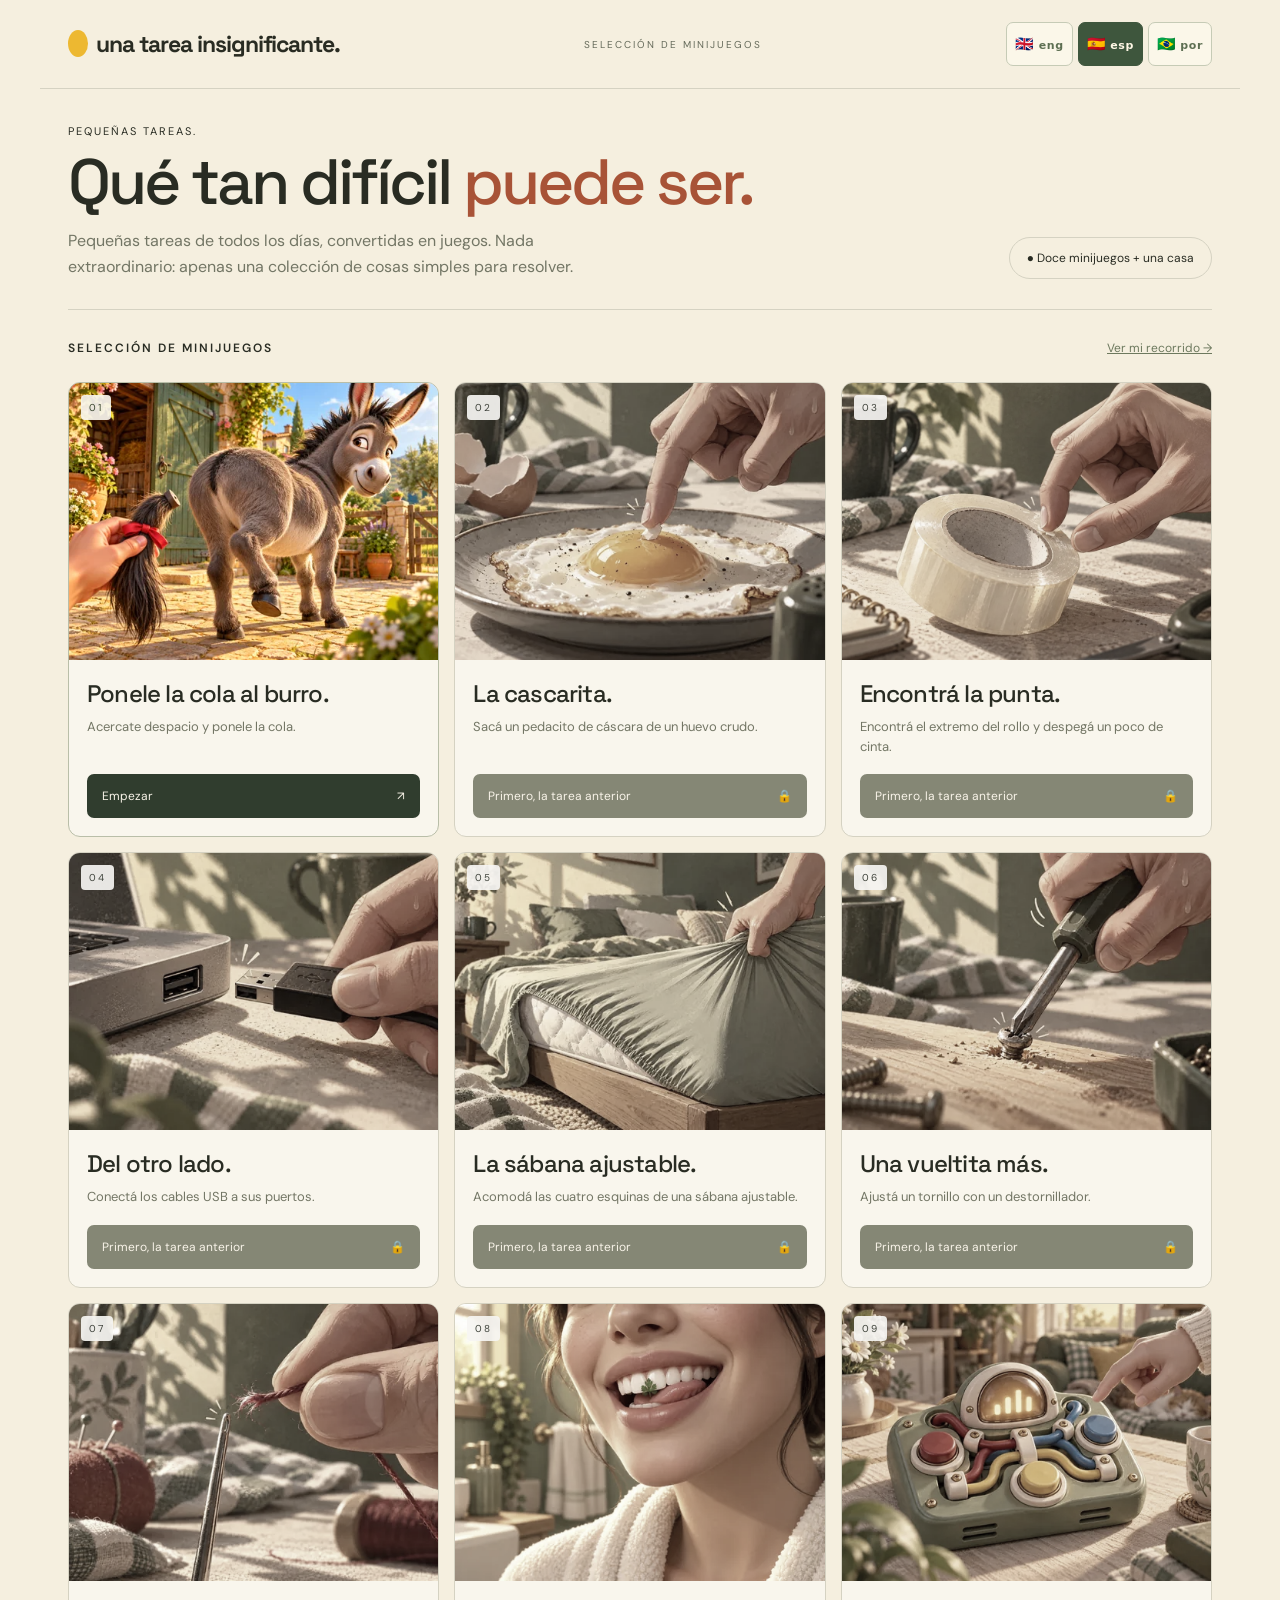
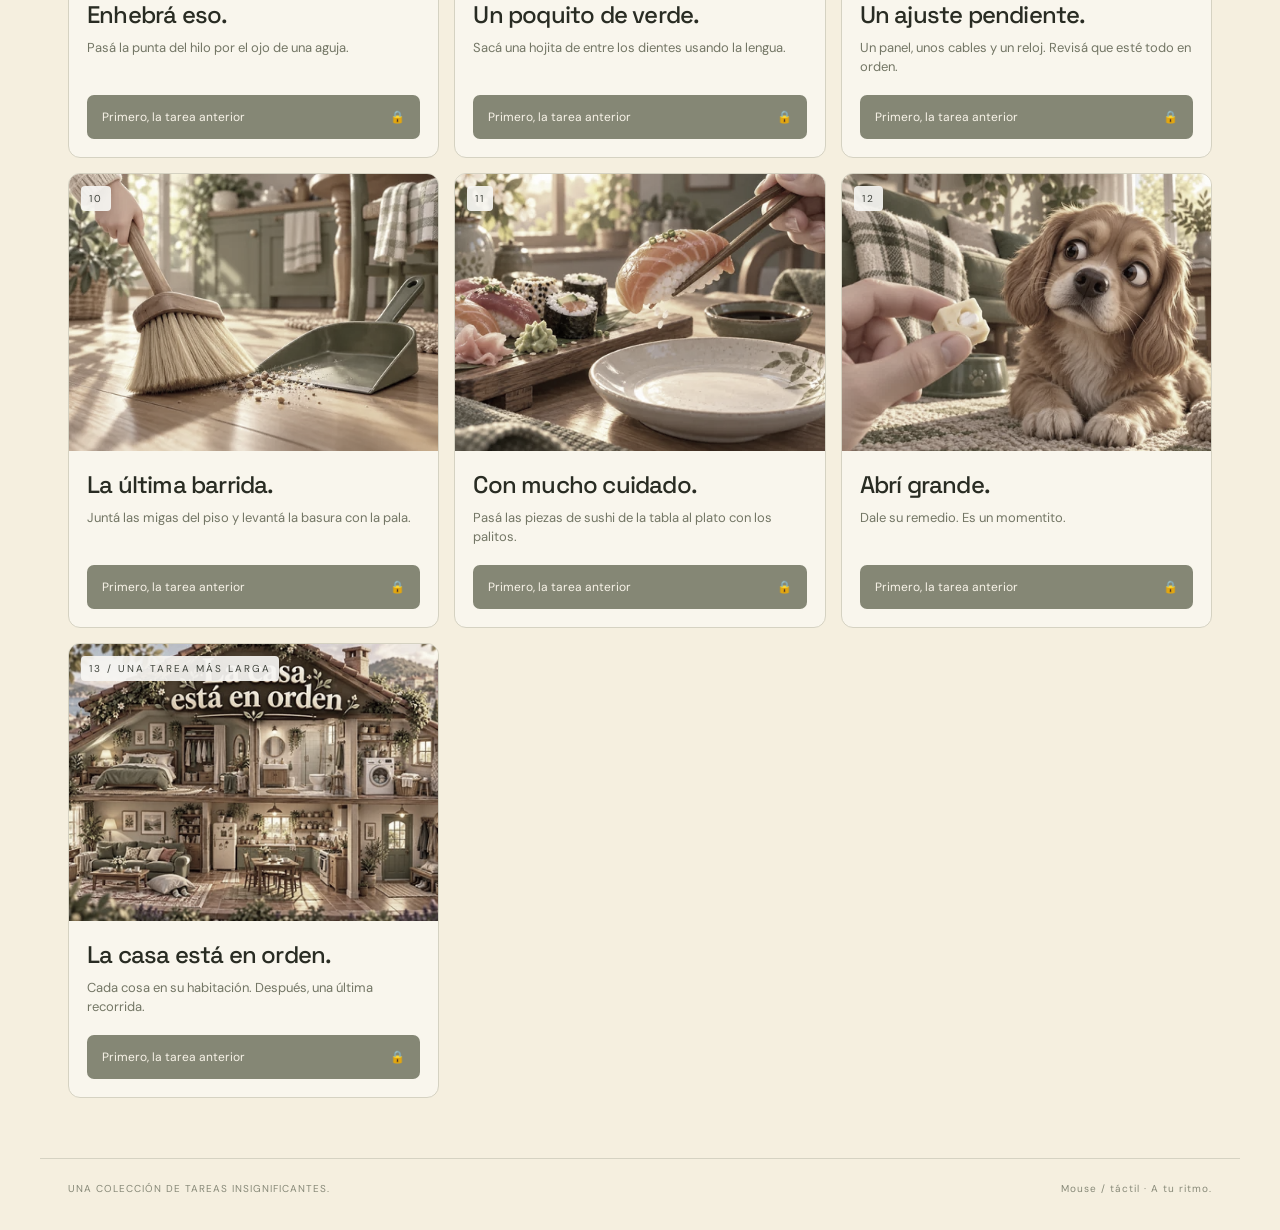
<file: index.html>
<!doctype html>
<html lang="es"><head><meta charset="utf-8"><script src="i18n-data.js"></script><script src="i18n.js"></script><meta name="viewport" content="width=device-width,initial-scale=1"><meta name="theme-color" content="#f5efdf"><title>Una tarea insignificante — Selección de minijuegos</title>
<link rel="preconnect" href="https://fonts.googleapis.com"><link rel="preconnect" href="https://fonts.gstatic.com" crossorigin>
<link href="https://fonts.googleapis.com/css2?family=DM+Sans:wght@400;500;600;700&family=Space+Grotesk:wght@400;500;600;700&display=swap" rel="stylesheet">
<style>
:root{--bg:#f5efdf;--ink:#292c23;--muted:#737665;--line:#d5d2c2;--green:#303d2e;--accent:#a85337;--field:#e6e7d5;font-family:'DM Sans',sans-serif;color:var(--ink);background:var(--bg)}*{box-sizing:border-box}body{margin:0}button,a{font:inherit}button{cursor:pointer}a{color:inherit}header,.wrap,footer{max-width:1200px;margin:auto}header{display:flex;justify-content:space-between;align-items:center;padding:22px 28px;border-bottom:1px solid var(--line)}.logo{font-family:'Space Grotesk';font-weight:700;font-size:23px;letter-spacing:-1px;text-decoration:none}.logo i{display:inline-block;width:20px;height:27px;background:#edb831;border-radius:50%;vertical-align:-5px;margin-right:8px}.tag{letter-spacing:2px;font-size:10px;text-transform:uppercase;color:#656a5a}.wrap{padding:35px 28px 60px}.hero{display:flex;gap:25px;align-items:end;justify-content:space-between}.eyebrow{font-size:11px;letter-spacing:2px}.hero h1{font:500 clamp(37px,5vw,65px)/1 'Space Grotesk',sans-serif;letter-spacing:-3px;margin:12px 0}.hero h1 em{font-style:normal;color:var(--accent)}.hero p{max-width:510px;color:var(--muted);line-height:1.6;margin:14px 0 0}.counter{border:1px solid var(--line);border-radius:30px;padding:12px 17px;font-size:12px;white-space:nowrap}.line{height:1px;background:var(--line);margin:30px 0 20px}.section-top{display:flex;align-items:center;justify-content:space-between;gap:15px;margin-bottom:16px}.section-top h2{font-size:12px;letter-spacing:2px;font-weight:600}.section-top span{font-size:11px;color:var(--muted)}.games{display:grid;grid-template-columns:repeat(3,minmax(0,1fr));gap:15px}.game-card{background:#f9f6ed;border:1px solid var(--line);border-radius:12px;overflow:hidden;display:flex;flex-direction:column;min-width:0}.art{height:180px;display:grid;place-items:center;position:relative;background:#e5e6d5;overflow:hidden}.art svg{height:100%;width:100%}.art .number{position:absolute;top:15px;left:17px;letter-spacing:2px;color:#66715c;font-size:10px}.game-info{padding:18px;display:flex;flex-direction:column;flex:1;gap:8px}.game-info h3{font:500 24px 'Space Grotesk';letter-spacing:-.8px;margin:0}.game-info p{font-size:13px;line-height:1.5;color:var(--muted);margin:0;flex:1}.play{background:var(--green);color:#f9f4e9;border:none;border-radius:7px;padding:12px 15px;text-align:left;font-size:12px;margin-top:10px;text-decoration:none;display:flex;align-items:center;justify-content:space-between}.play:hover,.primary:hover{background:#485840}.game-card:first-child .art{background:#f0e8d2}.game-card:first-child{border-color:#b9bea8}.play:focus-visible,button:focus-visible{outline:3px solid #c08845;outline-offset:2px}
#arcade{display:none;margin-top:30px}#arcade.visible{display:block}.back{border:0;background:transparent;text-decoration:underline;color:#6c715e;padding:0 0 18px;font-size:12px}.play-layout{display:grid;grid-template-columns:minmax(0,1fr) 240px;gap:25px}.canvas-box{position:relative;background:var(--field);border:1px solid #d5d8c3;border-radius:15px;overflow:hidden;touch-action:none}.canvas-box canvas{display:block;width:100%;aspect-ratio:1.35;touch-action:none}.canvas-tag{position:absolute;top:14px;left:18px;font-size:10px;letter-spacing:1.5px;color:#66715c;pointer-events:none}.stats{display:flex;gap:30px;border-bottom:1px solid var(--line);padding-bottom:20px}.stats label{font-size:10px;letter-spacing:1px;color:var(--muted);display:block}.stats strong{font:500 31px 'Space Grotesk';display:block}.control-label{font-size:11px;font-weight:700;letter-spacing:1px;margin:20px 0 9px}.hint{line-height:1.6;font-size:13px;color:var(--muted)}.actions{display:flex;flex-wrap:wrap;gap:8px}.actions button{background:#f9f6ed;border:1px solid #bfc6b6;border-radius:6px;padding:10px 11px;color:#303d2e;font-size:12px}.actions button:disabled{opacity:.45;cursor:default}.actions button.selected{background:#303d2e;color:#fff}.quote{font:19px/1.4 'Space Grotesk';letter-spacing:-.6px;min-height:60px;margin:23px 0 8px}.meter-label{display:flex;justify-content:space-between;font-size:10px;color:var(--muted);margin-top:20px}.meter{height:5px;border-radius:6px;background:#dcdccc;overflow:hidden;margin-top:9px}.meter div{height:100%;background:#a85337;width:0;transition:width .12s}.overlay{position:absolute;inset:0;display:none;align-items:center;justify-content:center;background:#e6e7d5d9;backdrop-filter:blur(3px);text-align:center;padding:25px}.overlay.on{display:flex}.overlay h2{font:500 32px 'Space Grotesk';margin:0}.overlay p{color:var(--muted);font-size:14px;line-height:1.6;max-width:320px}.primary{border:0;background:var(--green);color:#fff;border-radius:6px;padding:13px 20px}.reset{background:transparent;border:0;color:var(--muted);padding:15px 0;text-decoration:underline;text-align:left;font-size:12px}footer{border-top:1px solid var(--line);padding:23px 28px 35px;display:flex;justify-content:space-between;color:#878978;font-size:10px;letter-spacing:1px}
@media(max-width:800px){.games{grid-template-columns:repeat(2,minmax(0,1fr))}.play-layout{grid-template-columns:1fr}.hero{align-items:start}.counter{font-size:10px}.art{height:150px}.play-layout aside{padding:0 5px}}@media(max-width:520px){header{padding:18px}.wrap{padding:28px 17px}.games{grid-template-columns:1fr}.art{height:140px}.hero{display:block}.counter{display:inline-block;margin-top:16px}.hero h1{letter-spacing:-2px}.canvas-box canvas{aspect-ratio:1.15}.stats strong{font-size:25px}.quote{min-height:0}footer{padding:20px}}

/* Ilustraciones de la colección */
.art{height:auto;aspect-ratio:4/3;background:#dfd6b4}.art picture,.art img{display:block;width:100%;height:100%}.art img{object-fit:cover;transition:transform .35s ease}.game-card:hover .art img{transform:scale(1.025)}.art .number{z-index:1;background:#f9f6edeb;color:#39452f;border-radius:4px;padding:6px 8px;top:12px;left:12px}.task-preview{margin:0 0 22px;border:1px solid #d5d2c2;border-radius:12px;overflow:hidden;background:#e5e6d5;display:grid;grid-template-columns:minmax(0,1fr) minmax(200px,1fr)}.task-preview img{display:block;width:100%;height:auto;aspect-ratio:4/3;object-fit:cover;object-position:center}.task-preview figcaption{display:flex;flex-direction:column;justify-content:center;gap:12px;padding:28px;color:#737665;font-size:13px;line-height:1.6}.task-preview figcaption span{font-size:10px;letter-spacing:2px}.task-preview figcaption strong{font-family:'Space Grotesk',sans-serif;font-size:26px;line-height:1.15;font-weight:500;letter-spacing:-.7px;color:#292c23}@media(max-width:600px){.task-preview{grid-template-columns:1fr}.task-preview img{height:auto;aspect-ratio:4/3}.task-preview figcaption{padding:18px;gap:6px}.task-preview figcaption strong{font-size:22px}}@media(prefers-reduced-motion:reduce){.art img{transition:none}.game-card:hover .art img{transform:none}}

/* Touch surfaces must never open text selection or the iOS callout. Page scrolling remains available outside them. */
body.is-playing .wrap,.board,.layout,.play-layout,.canvas-box,.play-tools{user-select:none;-webkit-user-select:none;-webkit-touch-callout:none}
canvas{touch-action:none;-webkit-user-select:none;user-select:none;-webkit-touch-callout:none;-webkit-tap-highlight-color:transparent}
button,.play{touch-action:manipulation;-webkit-tap-highlight-color:transparent;min-height:44px}
.play-tools{display:flex;align-items:center;justify-content:space-between;gap:14px;margin:0 0 12px;flex-wrap:wrap}.input-help{font-size:13px;line-height:1.5;color:#65745d;margin:0}.play-tools .actions button{min-height:44px;font-size:14px;padding:11px 16px}.canvas-box canvas{aspect-ratio:15/11}.hint,.board-label,.canvas-tag{user-select:none;-webkit-user-select:none}
@media(max-width:760px){body.is-playing header .tag{display:none}body.is-playing .task-preview{display:none}body.is-playing .wrap{padding-top:20px}#arcade{margin-top:0}.section-top{align-items:flex-start}.canvas-tag{font-size:9px;top:10px;left:12px}.play-tools{gap:9px}.play-tools .actions{width:100%}.play-tools .actions button{flex:1}.input-help{font-size:13px}.play-layout{gap:16px}.canvas-box canvas{aspect-ratio:15/11}.tool-buttons .tool{min-height:46px;font-size:13px}.board-label{font-size:9px;top:10px}.hint{font-size:11px;bottom:12px}.intro{flex-wrap:wrap}header .brand{font-size:21px}}
/* Actions belong to the board; they never cover a playable target. */
.game-head{padding:12px 14px;background:#e6e7d5;border-bottom:1px solid #c8cfbc;display:flex;align-items:center;justify-content:space-between;gap:10px;flex-wrap:wrap}.game-head .canvas-tag{position:static;font-size:10px}.game-head .actions{gap:7px}.game-head .actions button{min-height:44px;padding:9px 12px;font-size:13px}.actions .break-all{color:#963f31;border-color:#b87960;background:#f3d9c3}.break-all[hidden]{display:none}.game-head button:focus-visible{outline:3px solid #a66e3d;outline-offset:2px}
@media(max-width:520px){.game-head{padding:10px}.game-head .actions{width:100%}.game-head .actions button{flex:1;font-size:12px;padding:9px}.game-head .input-help{font-size:11px}}
</style></head><body>
<header><a class="logo" href="./"><i></i>una tarea insignificante.</a><span class="tag">Selección de minijuegos</span></header>
<main class="wrap"><section class="hero" id="hero"><div><div class="eyebrow">PEQUEÑAS TAREAS.</div><h1>Qué tan difícil <em>puede ser.</em></h1><p>Pequeñas tareas de todos los días, convertidas en juegos. Nada extraordinario: apenas una colección de cosas simples para resolver.</p></div><span class="counter">● Doce minijuegos + una casa</span></section>
<section id="catalog"><div class="line"></div><div class="section-top"><h2>SELECCIÓN DE MINIJUEGOS</h2><a href="results.html" style="font-size:12px;color:#6d795e">Ver mi recorrido →</a></div><div class="games"><article class="game-card"><div class="art" id="donkey-card"><span class="number">01</span><picture><img src="assets/donkey-480.webp" srcset="assets/donkey-480.webp 480w, assets/donkey-960.webp 960w" sizes="(max-width:520px) calc(100vw - 34px), (max-width:800px) 46vw, 370px" width="960" height="720" alt="Ponele la cola al burro." decoding="async" fetchpriority="high"></picture></div><div class="game-info"><h3>Ponele la cola al burro.</h3><p>Acercate despacio y ponele la cola.</p><a class="play" href="donkey.html">Empezar <span>↗</span></a></div></article>
<article class="game-card"><div class="art"><span class="number">02</span><picture><img src="assets/egg-480.webp" srcset="assets/egg-480.webp 480w, assets/egg-960.webp 960w" sizes="(max-width:520px) calc(100vw - 34px), (max-width:800px) 46vw, 370px" width="960" height="720" loading="lazy" decoding="async" alt="Una mano buscando un pedacito de cáscara sobre un huevo."></picture></div><div class="game-info"><h3>La cascarita.</h3><p>Sacá un pedacito de cáscara de un huevo crudo.</p><a class="play" href="cascarita.html">Empezar <span>↗</span></a></div></article>
<article class="game-card"><div class="art"><span class="number">03</span><picture><img src="assets/tape-480.webp" srcset="assets/tape-480.webp 480w, assets/tape-960.webp 960w" sizes="(max-width:520px) calc(100vw - 34px), (max-width:800px) 46vw, 370px" width="960" height="720" loading="lazy" decoding="async" alt="Una mano buscando la punta de un rollo de cinta transparente."></picture></div><div class="game-info"><h3>Encontrá la punta.</h3><p>Encontrá el extremo del rollo y despegá un poco de cinta.</p><button class="play" data-open="tape">Empezar <span>↗</span></button></div></article>
<article class="game-card"><div class="art"><span class="number">04</span><picture><img src="assets/usb-480.webp" srcset="assets/usb-480.webp 480w, assets/usb-960.webp 960w" sizes="(max-width:520px) calc(100vw - 34px), (max-width:800px) 46vw, 370px" width="960" height="720" loading="lazy" decoding="async" alt="Una mano acercando un conector USB al puerto de una computadora."></picture></div><div class="game-info"><h3>Del otro lado.</h3><p>Conectá los cables USB a sus puertos.</p><button class="play" data-open="usb">Empezar <span>↗</span></button></div></article>
<article class="game-card"><div class="art"><span class="number">05</span><picture><img src="assets/sheet-480.webp" srcset="assets/sheet-480.webp 480w, assets/sheet-960.webp 960w" sizes="(max-width:520px) calc(100vw - 34px), (max-width:800px) 46vw, 370px" width="960" height="720" loading="lazy" decoding="async" alt="Una mano acomodando una sábana verde en la esquina del colchón."></picture></div><div class="game-info"><h3>La sábana ajustable.</h3><p>Acomodá las cuatro esquinas de una sábana ajustable.</p><button class="play" data-open="sheet">Empezar <span>↗</span></button></div></article>
<article class="game-card"><div class="art"><span class="number">06</span><picture><img src="assets/screw-480.webp" srcset="assets/screw-480.webp 480w, assets/screw-960.webp 960w" sizes="(max-width:520px) calc(100vw - 34px), (max-width:800px) 46vw, 370px" width="960" height="720" loading="lazy" decoding="async" alt="Una mano ajustando un tornillo con un destornillador."></picture></div><div class="game-info"><h3>Una vueltita más.</h3><p>Ajustá un tornillo con un destornillador.</p><button class="play" data-open="screw">Empezar <span>↗</span></button></div></article>
<article class="game-card"><div class="art"><span class="number">07</span><picture><img src="assets/needle-480.webp" srcset="assets/needle-480.webp 480w, assets/needle-960.webp 960w" sizes="(max-width:520px) calc(100vw - 34px), (max-width:800px) 46vw, 370px" width="960" height="720" loading="lazy" decoding="async" alt="Una mano acercando un hilo rojo al ojo de una aguja."></picture></div><div class="game-info"><h3>Enhebrá eso.</h3><p>Pasá la punta del hilo por el ojo de una aguja.</p><button class="play" data-open="needle">Empezar <span>↗</span></button></div></article>
<article class="game-card"><div class="art"><span class="number">08</span><img src="assets/leaf-480.webp" srcset="assets/leaf-480.webp 480w, assets/leaf-960.webp 960w" sizes="(max-width:520px) calc(100vw - 34px), (max-width:800px) 46vw, 370px" decoding="async" width="960" height="720" alt="Una boca sonriente, una lengua y una hojita verde entre los dientes." loading="lazy"></div><div class="game-info"><h3>Un poquito de verde.</h3><p>Sacá una hojita de entre los dientes usando la lengua.</p><button class="play" data-open="leaf">Empezar <span>↗</span></button></div></article>
<article class="game-card"><div class="art"><span class="number">09</span><img src="assets/bomb-480.webp" srcset="assets/bomb-480.webp 480w, assets/bomb-960.webp 960w" sizes="(max-width:520px) calc(100vw - 34px), (max-width:800px) 46vw, 370px" decoding="async" width="960" height="720" alt="Un panel de juego con cables de colores, un reloj y botones redondeados." loading="lazy"></div><div class="game-info"><h3>Un ajuste pendiente.</h3><p>Un panel, unos cables y un reloj. Revisá que esté todo en orden.</p><button class="play" data-open="bomb">Empezar <span>↗</span></button></div></article>
<article class="game-card"><div class="art"><span class="number">10</span><img src="assets/sweep-480.webp" srcset="assets/sweep-480.webp 480w, assets/sweep-960.webp 960w" sizes="(max-width:520px) calc(100vw - 34px), (max-width:800px) 46vw, 370px" decoding="async" width="960" height="720" alt="Una escoba, una pala verde y unas migas en el piso." loading="lazy"></div><div class="game-info"><h3>La última barrida.</h3><p>Juntá las migas del piso y levantá la basura con la pala.</p><button class="play" data-open="sweep">Empezar <span>↗</span></button></div></article>
<article class="game-card"><div class="art"><span class="number">11</span><img src="assets/sushi-480.webp" srcset="assets/sushi-480.webp 480w, assets/sushi-960.webp 960w" sizes="(max-width:520px) calc(100vw - 34px), (max-width:800px) 46vw, 370px" decoding="async" width="960" height="720" alt="Piezas de sushi, dos palitos y un plato claro." loading="lazy"></div><div class="game-info"><h3>Con mucho cuidado.</h3><p>Pasá las piezas de sushi de la tabla al plato con los palitos.</p><button class="play" data-open="sushi">Empezar <span>↗</span></button></div></article>
<article class="game-card"><div class="art"><span class="number">12</span><img src="assets/dog-480.webp" srcset="assets/dog-480.webp 480w, assets/dog-960.webp 960w" sizes="(max-width:520px) calc(100vw - 34px), (max-width:800px) 46vw, 370px" width="960" height="720" alt="Un perro mirando un bocadito de queso en una mano." loading="lazy" decoding="async"></div><div class="game-info"><h3>Abrí grande.</h3><p>Dale su remedio. Es un momentito.</p><button class="play" data-open="dog">Empezar <span>↗</span></button></div></article>
<article class="game-card"><div class="art"><span class="number">13 / UNA TAREA MÁS LARGA</span><img src="assets/house-480.webp" srcset="assets/house-480.webp 480w, assets/house-960.webp 960w" sizes="(max-width:520px) calc(100vw - 34px), (max-width:800px) 46vw, 370px" width="960" height="600" alt="Una casita ilustrada con seis habitaciones y objetos por acomodar." loading="lazy" decoding="async"></div><div class="game-info"><h3>La casa está en orden.</h3><p>Cada cosa en su habitación. Después, una última recorrida.</p><a class="play" href="house.html">Entrar a la casa <span>↗</span></a></div></article>
</div></section>
<section id="arcade"><button class="back" id="back">← Volver a las tareas</button><div class="section-top"><h2 id="game-title">UNA TAREA INSIGNIFICANTE</h2><span id="game-subtitle">Dificultad estimada: baja</span></div><figure class="task-preview"><img id="task-image" src="assets/tape-960.webp" width="960" height="720" alt="" decoding="async"><figcaption><span>UNA TAREA INSIGNIFICANTE</span><strong id="task-caption">Encontrá la punta.</strong>Todo listo para empezar. Las instrucciones están junto al juego.</figcaption></figure><div class="play-tools"><p class="input-help" id="input-help">Sostené y arrastrá.</p></div><div class="play-layout"><div class="canvas-box"><div class="game-head"><div class="canvas-tag" id="canvas-label"></div><div class="actions" id="actions" role="group" aria-label="Acciones del juego"></div></div><canvas id="scene" aria-label="Área interactiva del juego"></canvas><div class="overlay" id="overlay"><div><h2 id="overlay-title"></h2><p id="overlay-text"></p><button class="primary" id="again">Jugar de nuevo</button></div></div></div><aside><div class="stats"><div><label>INTENTOS</label><strong id="attempts">00</strong></div><div><label>TIEMPO</label><strong id="time">0:00</strong></div></div><div class="control-label">CÓMO RESOLVER LA TAREA</div><p class="hint" id="instructions"></p><div class="meter-label"><span id="meter-label">PACIENCIA</span><span id="percent">0%</span></div><div class="meter"><div id="progress"></div></div><p class="quote" id="quote"></p><button class="reset" id="reset">↻ Empezar de nuevo</button></aside></div></section></main>
<footer><span>UNA COLECCIÓN DE TAREAS INSIGNIFICANTES.</span><span>Mouse / táctil · A tu ritmo.</span></footer>
<script src="journey.js"></script><script src="donkey.js"></script><script src="chaos.js"></script><script src="arcade.js" defer></script></body></html>
</file>
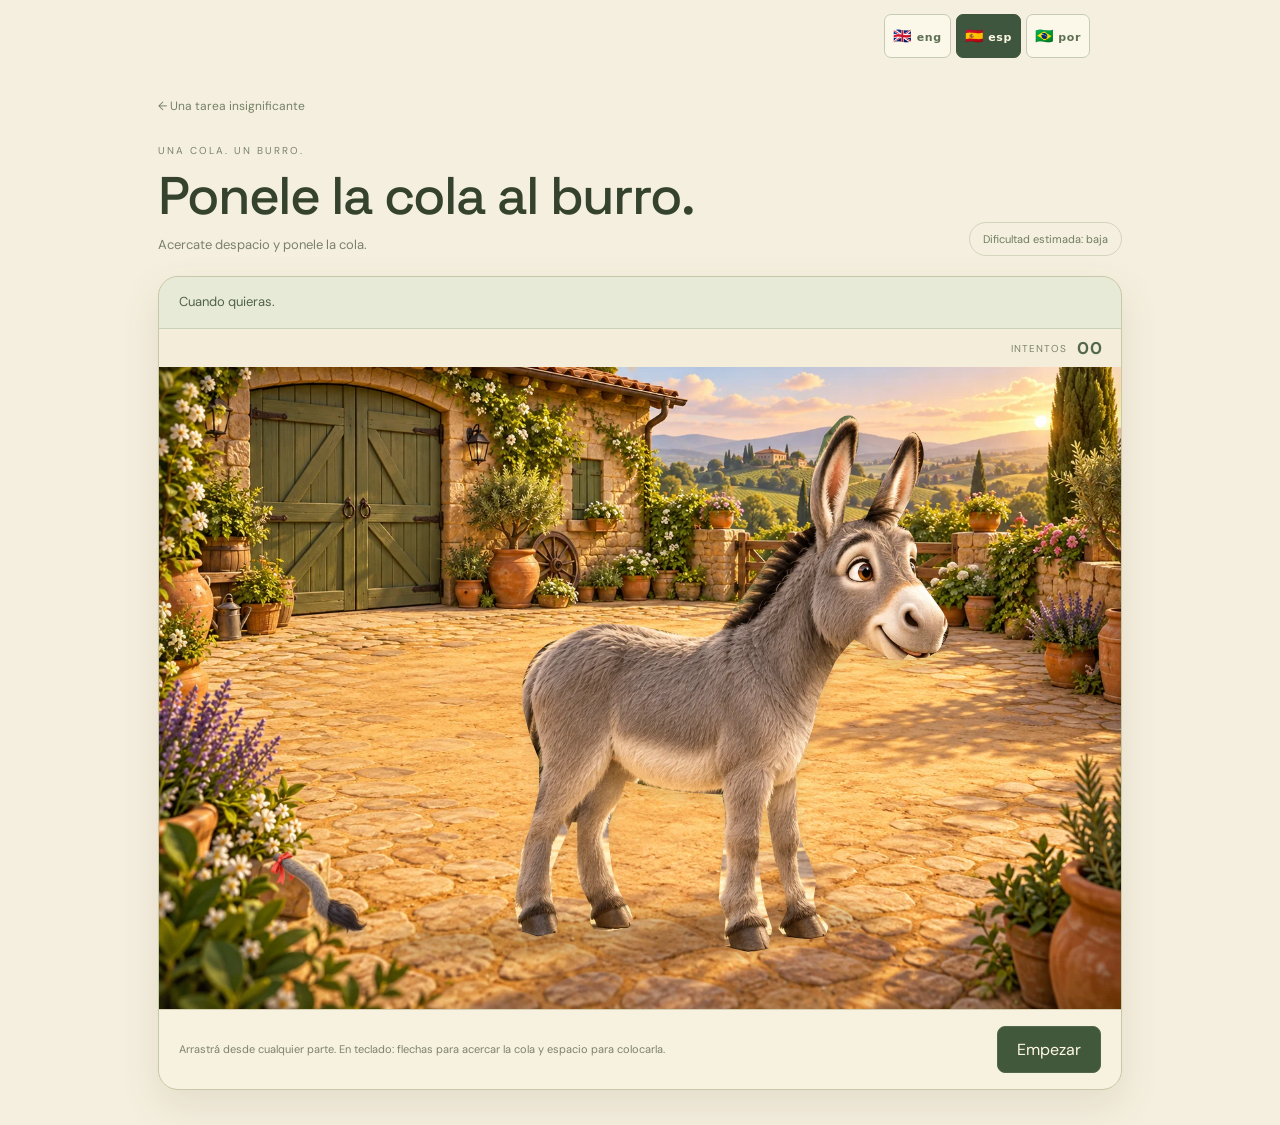
<file: cascarita.html>
<!doctype html>
<html lang="es">
<head><meta charset="utf-8"><script src="i18n-data.js"></script><script src="i18n.js"></script><meta name="viewport" content="width=device-width, initial-scale=1"><meta name="theme-color" content="#f5efdf"><title>La cascarita — una tarea insignificante</title>
<style>
@import url('https://fonts.googleapis.com/css2?family=DM+Sans:wght@400;500;600;700&family=Space+Grotesk:wght@400;500;600;700&display=swap');
:root{color:#292c23;background:#f5efdf;font-family:'DM Sans',sans-serif}*{box-sizing:border-box}body{margin:0}header{max-width:1200px;margin:auto;padding:25px 32px;display:flex;justify-content:space-between;border-bottom:1px solid #d6d2c3;align-items:center}.brand{font-weight:700;letter-spacing:-1px;font-size:23px}.brand span{display:inline-block;background:#edb831;width:23px;height:28px;border-radius:50%;vertical-align:middle;margin-right:9px}.tag{font-size:11px;letter-spacing:2px;text-transform:uppercase}main{max-width:1200px;margin:0 auto;padding:40px 32px 24px}.intro{display:flex;justify-content:space-between;align-items:end;gap:20px}h1{font-family:'Space Grotesk',sans-serif;font-size:clamp(38px,5.5vw,68px);letter-spacing:-4px;line-height:1;margin:13px 0 16px;font-weight:500}h1 em{font-style:normal;color:#9c4e34}.subtitle{color:#74766b;font-size:15px;line-height:1.6;max-width:390px;margin:0}.difficulty{border:1px solid #c9c9b7;border-radius:30px;padding:10px 15px;font-size:12px;white-space:nowrap}.difficulty i{display:inline-block;width:7px;height:7px;background:#a94e37;border-radius:50%;margin-right:7px}.layout{display:grid;grid-template-columns:1fr 260px;gap:28px;margin-top:30px}.board{position:relative;min-width:0;background:#e6e7d5;border-radius:16px;overflow:hidden;border:1px solid #d5d8c3;touch-action:none}canvas{display:block;width:100%;aspect-ratio:1.36;outline:none}.board-label{position:absolute;top:20px;left:22px;font-size:10px;letter-spacing:2px;color:#6c7362;pointer-events:none}.hint{position:absolute;bottom:19px;left:0;width:100%;text-align:center;font-size:12px;color:#68705c;pointer-events:none}.overlay{position:absolute;inset:0;display:flex;justify-content:center;align-items:center;background:#e6e7d578;backdrop-filter:blur(3px)}.overlay[hidden]{display:none}.card{text-align:center;padding:25px;max-width:340px}.card h2{font-family:'Space Grotesk',sans-serif;font-size:30px;letter-spacing:-1px;margin:0 0 12px}.card p{font-size:14px;line-height:1.6;color:#626657}button{font:inherit;cursor:pointer;border:0}.primary{background:#303d2e;color:#fff8e6;padding:15px 26px;border-radius:7px;font-size:14px;box-shadow:0 4px 0 #1c291b}.primary:active{transform:translateY(2px);box-shadow:0 2px 0 #1c291b}aside{display:flex;flex-direction:column}.stats{border-bottom:1px solid #d6d2c3;display:flex;gap:35px;padding:5px 0 24px}.stat label{display:block;font-size:10px;letter-spacing:1.5px;color:#7c7e71}.stat strong{font-family:'Space Grotesk',sans-serif;font-size:32px;font-weight:500;display:block;margin-top:6px}.instructions{padding-top:22px}.instructions h3{font-size:12px;letter-spacing:1px;margin:0 0 20px}.step{display:flex;gap:12px;margin:0 0 20px;font-size:13px;color:#6b6e60;line-height:1.5}.step b{color:#343c2d;display:block;font-weight:600}.num{border:1px solid #c5c9b6;width:24px;height:24px;flex-shrink:0;border-radius:50%;display:grid;place-items:center;font-size:11px}.meter-label{display:flex;justify-content:space-between;font-size:11px;margin-top:10px}.meter{height:5px;background:#dedbcc;border-radius:6px;margin-top:10px;overflow:hidden}.meter div{height:100%;background:#ac583c;width:0;transition:width .1s}.quote{font-family:'Space Grotesk',sans-serif;font-size:19px;line-height:1.4;letter-spacing:-.6px;margin:25px 0 8px;min-height:56px}.small{font-size:11px;color:#888b7b}.reset{margin-top:auto;padding:14px 0 0;background:transparent;color:#727868;text-align:left;font-size:12px;text-decoration:underline;text-underline-offset:4px}footer{display:flex;justify-content:space-between;font-size:10px;letter-spacing:1px;color:#858775;padding-top:24px}.sound{background:none;color:#65705a;font-size:12px} .tools{padding:18px 0 14px;border-bottom:1px solid #d6d2c3}.tools h3{font-size:11px;letter-spacing:1px;margin:0 0 9px}.tool-buttons{display:grid;grid-template-columns:repeat(3,minmax(0,1fr));gap:6px}.tool{border:1px solid #bec4b4;background:#faf7ec;border-radius:7px;padding:10px 4px;font-size:11px;color:#34402f}.tool[aria-pressed="true"]{background:#303d2e;color:#fff;border-color:#303d2e}.tool-note{font-size:11px;color:#7c7e71;line-height:1.4;margin:9px 0 0}button:focus-visible{outline:3px solid #ab7130;outline-offset:5px}@media(max-width:760px){header{padding:20px}.tag{display:none}main{padding:28px 18px}h1{letter-spacing:-2px}.intro{align-items:start}.difficulty{font-size:10px;padding:8px}.layout{grid-template-columns:1fr;gap:20px}canvas{aspect-ratio:1.05}.stats{padding-bottom:15px}.instructions{display:none}.quote{font-size:17px;min-height:24px;margin:14px 0 8px}.reset{margin-top:10px}footer{letter-spacing:0}.subtitle{font-size:13px}}

/* Ilustraciones de la colección */
.art{height:auto;aspect-ratio:4/3;background:#dfd6b4}.art picture,.art img{display:block;width:100%;height:100%}.art img{object-fit:cover;transition:transform .35s ease}.game-card:hover .art img{transform:scale(1.025)}.art .number{z-index:1;background:#f9f6edeb;color:#39452f;border-radius:4px;padding:6px 8px;top:12px;left:12px}.task-preview{margin:0 0 22px;border:1px solid #d5d2c2;border-radius:12px;overflow:hidden;background:#e5e6d5;display:grid;grid-template-columns:minmax(0,1fr) minmax(200px,1fr)}.task-preview img{display:block;width:100%;height:auto;aspect-ratio:4/3;object-fit:cover;object-position:center}.task-preview figcaption{display:flex;flex-direction:column;justify-content:center;gap:12px;padding:28px;color:#737665;font-size:13px;line-height:1.6}.task-preview figcaption span{font-size:10px;letter-spacing:2px}.task-preview figcaption strong{font-family:'Space Grotesk',sans-serif;font-size:26px;line-height:1.15;font-weight:500;letter-spacing:-.7px;color:#292c23}@media(max-width:600px){.task-preview{grid-template-columns:1fr}.task-preview img{height:auto;aspect-ratio:4/3}.task-preview figcaption{padding:18px;gap:6px}.task-preview figcaption strong{font-size:22px}}@media(prefers-reduced-motion:reduce){.art img{transition:none}.game-card:hover .art img{transform:none}}

/* Touch surfaces must never open text selection or the iOS callout. Page scrolling remains available outside them. */
body.is-playing .wrap,.board,.layout,.play-layout,.canvas-box,.play-tools{user-select:none;-webkit-user-select:none;-webkit-touch-callout:none}
canvas{touch-action:none;-webkit-user-select:none;user-select:none;-webkit-touch-callout:none;-webkit-tap-highlight-color:transparent}
button,.play{touch-action:manipulation;-webkit-tap-highlight-color:transparent;min-height:44px}
.play-tools{display:flex;align-items:center;justify-content:space-between;gap:14px;margin:0 0 12px;flex-wrap:wrap}.input-help{font-size:13px;line-height:1.5;color:#65745d;margin:0}.play-tools .actions button{min-height:44px;font-size:14px;padding:11px 16px}.canvas-box canvas{aspect-ratio:15/11}.hint,.board-label,.canvas-tag{user-select:none;-webkit-user-select:none}
@media(max-width:760px){body.is-playing header .tag{display:none}body.is-playing .task-preview{display:none}body.is-playing .wrap{padding-top:20px}#arcade{margin-top:0}.section-top{align-items:flex-start}.canvas-tag{font-size:9px;top:10px;left:12px}.play-tools{gap:9px}.play-tools .actions{width:100%}.play-tools .actions button{flex:1}.input-help{font-size:13px}.play-layout{gap:16px}.canvas-box canvas{aspect-ratio:15/11}.tool-buttons .tool{min-height:46px;font-size:13px}.board-label{font-size:9px;top:10px}.hint{font-size:11px;bottom:12px}.intro{flex-wrap:wrap}header .brand{font-size:21px}}

@media(max-width:760px){.task-preview{display:none}.board canvas{aspect-ratio:1000/735}.tools{padding:12px 0;margin:12px 0}.layout{margin-top:14px}.difficulty{white-space:normal}.subtitle{font-size:13px}}
.egg-head{padding:12px 16px;border-bottom:1px solid #c7cdb9;background:#e6e7d5;display:flex;flex-wrap:wrap;gap:8px;align-items:center;justify-content:space-between}.egg-head .board-label{position:static}.egg-head .tools{padding:0;margin:0;border:0;flex:1 1 100%}.egg-head .tools h3{display:none}.egg-head .tool-note{margin:7px 0 0}.egg-head .tool-buttons{display:flex;gap:8px;flex-wrap:wrap}.egg-head .tool{min-height:44px;flex:1}.break-all{min-height:44px;padding:10px 14px;color:#963f31;border:1px solid #b87960;border-radius:7px;background:#f3d9c3}.break-all[hidden]{display:none}button:focus-visible{outline:3px solid #a66e3d;outline-offset:2px}
</style></head>
<body class="is-playing"><header><div class="brand"><span></span>la cascarita.</div><div class="tag">Una tarea de cocina</div><button class="sound" id="sound" aria-pressed="false">Sonido: apagado</button></header>
<main><div class="intro"><div><div class="tag">Una tarea insignificante.</div><h1>Sacá. La. <em>Cáscara.</em></h1><p class="subtitle">Un huevo crudo. Un pedacito de cáscara.<br>¿Qué tan difícil puede ser?</p></div><div class="difficulty"><i></i>Dificultad estimada: baja</div></div>
<figure class="task-preview" style="margin-top:26px"><img src="assets/egg-960.webp" width="960" height="720" alt="Una mano buscando un pedacito de cáscara sobre un huevo." decoding="async"><figcaption><span>01 / LA CASCARITA</span><strong>Un pedacito, nada más.</strong>En el juego, sacá la cáscara del huevo crudo y llevala hasta el borde del plato.</figcaption></figure><p class="input-help" id="input-help">Deslizá para mover. Sostené sobre la cáscara para agarrarla.</p><div class="layout"><div class="board"><div class="egg-head"><div class="board-label">UN SOLO PEDACITO. NADA MÁS.</div><div class="tools"><h3>CON QUÉ LO INTENTÁS</h3><div class="tool-buttons"><button class="tool" data-tool="finger" aria-pressed="true">☝ Mano</button><button class="tool" data-tool="spoon" aria-pressed="false">🥄 Cuchara</button><button class="tool" data-tool="tweezers" aria-pressed="false">♢ Pinza</button></div><p class="tool-note" id="tool-note">El índice de toda una mano. No apures el agarre; cerca del borde, todavía más despacio.</p></div><button id="egg-break" class="break-all" hidden>Romper todo</button></div><canvas id="game" tabindex="0" aria-label="Juego: elegí mano, cuchara o pinza. Mové con el mouse o tocando; mantené presionado para levantar la cáscara. Con teclado usá flechas y espacio."></canvas><div class="hint" id="hint">La paciencia es un ingrediente.</div><div class="overlay" id="overlay"><div class="card"><h2 id="title">Parece fácil.</h2><p id="desc">Elegí una herramienta. En celular, deslizá desde cualquier parte del plato para moverla. Sostené cerca de la cáscara y llevala despacio al borde.</p><button class="primary" id="start">Bueno, a ver →</button></div></div></div>
<aside><div class="stats"><div class="stat"><label>INTENTOS</label><strong id="attempts">00</strong></div><div class="stat"><label>TIEMPO</label><strong id="time">0:00</strong></div></div><div class="instructions"><h3>LA TEORÍA ES SIMPLE</h3><div class="step"><span class="num">1</span><div><b>Acercá la herramienta.</b>Despacio. La clara siente tu desesperación.</div></div><div class="step"><span class="num">2</span><div><b>Enganchá y sostené.</b>Mantené presionado sobre la cáscara.</div></div><div class="step"><span class="num">3</span><div><b>Llevala al borde.</b>Si acelerás, salta de nuevo al huevo.</div></div></div><div class="meter-label"><span>AGITACIÓN DE LA CLARA</span><span id="agitation">0%</span></div><div class="meter"><div id="bar"></div></div><div class="quote" id="quote">“Es literalmente un pedacito.”</div><div class="small" id="record">Un pedacito por sacar.</div><button class="reset" id="reset">↻ Romper otro huevo</button></aside></div><footer><span>UNA COLECCIÓN DE TAREAS INSIGNIFICANTES.</span><span>Mouse / táctil · Flechas + espacio</span></footer></main>
<script src="journey.js"></script><script src="donkey.js"></script><script>if(!Journey.can("egg"))location.replace("donkey.html");</script><script src="chaos.js"></script><script>'use strict';
const canvas=document.querySelector('canvas'),ctx=canvas.getContext('2d'),$=id=>document.getElementById(id);
let eggMisses=0;
let eggChaos=false,eggChaosTime=0,eggChaosShown=false;
let active=false,won=false,attempts=0,startTime=0,elapsed=0,last=0,t=0,heat=0,holding=false,down=false,grip=0,cooldown=0,spillTimer=0,spills=0,sound=false,audio,tool="finger";const tools={finger:{radius:16,grip:.78,speed:76,note:"Un solo dedo. Difícil de agarrar y fácil de empujar."},spoon:{radius:29,grip:.56,speed:103,note:"Más superficie, pero la cáscara se resbala con los movimientos bruscos."},tweezers:{radius:11,grip:.60,speed:92,note:"Precisa, pero tenés que apuntar exactamente al pedacito."}};
let eggDonkey=Donkey.create();
let eggPointer=null,touchInput=false,touchAnchor=null,touchMotion=0,touchMotionAt=0,filteredTouchSpeed=0;
let p={x:500,y:470},prev={...p},shell={x:600,y:310,vx:0,vy:0,angle:.2},ripples=[],keys=new Set();
const quotes=['“Casi. Qué palabra horrible.”','“Se fue para allá. Obviamente.”','“La cáscara tiene otros planes.”','“Una cuchara sería demasiado fácil.”','“Respirá. No ayuda, pero respirá.”','“Tu huevo está ganando.”'];
let best;try{best=Number(localStorage.getItem('cascarita-best'))||0;}catch{}if(best)$('record').textContent='Mejor tiempo: '+format(best);
function format(s){return Math.floor(s/60)+':'+String(Math.floor(s%60)).padStart(2,'0');}
function tone(freq){if(!sound)return;try{audio??=new(window.AudioContext||window.webkitAudioContext)();audio.resume();let o=audio.createOscillator(),g=audio.createGain();o.connect(g);g.connect(audio.destination);o.frequency.value=freq;g.gain.setValueAtTime(.035,audio.currentTime);g.gain.exponentialRampToValueAtTime(.001,audio.currentTime+.15);o.start();o.stop(audio.currentTime+.16);}catch{}}
function reset(){Journey.begin("egg");eggMisses=0;if(!Journey.can("egg"))return;$("overlay").querySelector(".journey-next")?.remove();$("overlay").querySelector(".take-tool")?.remove();eggChaos=false;eggChaosTime=0;eggChaosShown=false;eggDonkey=Donkey.create();eggPointer=null;touchAnchor=null;touchMotion=0;filteredTouchSpeed=0;active=true;won=false;attempts=0;heat=0;holding=false;down=false;grip=0;cooldown=0;spillTimer=0;spills=0;shell={x:600,y:310,vx:0,vy:0,angle:.2};p={x:500,y:470};prev={...p};ripples=[];startTime=performance.now();$('overlay').hidden=true;syncEggControls();$('quote').textContent='“Es literalmente un pedacito.”';canvas.focus();}
function overflow(){spillTimer=2.3;spills++;holding=false;down=false;grip=0;cooldown=2.3;shell={x:340+Math.random()*320,y:255+Math.random()*215,vx:(Math.random()-.5)*250,vy:(Math.random()-.5)*200,angle:Math.random()*6};ripples.push({x:500,y:365,r:30,a:.95});$("quote").textContent="¡DESASTRE! La clara se desbordó. Esperá a que se calme…";$("hint").textContent="¡CLARA DESBORDADA! Esperá un momento";tone(85);}
function miss(msg){eggMisses++;if(eggMisses>=3){Journey.end("egg","lost",elapsed);active=false;down=false;holding=false;$("title").textContent="GAME OVER";$("desc").textContent="La cáscara sigue ahí. Podés probar de nuevo.";$("start").textContent="Jugar de nuevo";Journey.next("egg",$("overlay"));$("overlay").hidden=false;}holding=false;grip=0;cooldown=.68;heat=Math.min(1,heat+.18);shell.vx+=(Math.random()-.5)*100;shell.vy+=(Math.random()-.5)*100;$('quote').textContent=msg||quotes[attempts%quotes.length];tone(140);}
function win(){Journey.end("egg","won",elapsed);Journey.next("egg",$("overlay"));if(Donkey.finish(eggDonkey)){eggDonkeyImpact();return}won=true;active=false;holding=false;down=false;$('title').textContent='Era un pedacito.';$('desc').textContent='Lo sacaste en '+format(elapsed)+' y '+Journey.attempts('egg')+' intentos. Podés volver a cocinar. O sufrir de nuevo.';$('start').textContent='Jugar de nuevo';$('overlay').hidden=false;$('quote').textContent='“Hoy ganó la humanidad.”';tone(650);if(!best||elapsed<best){best=elapsed;try{localStorage.setItem('cascarita-best',String(best));}catch{}$('record').textContent='Mejor tiempo: '+format(best);}}
function rawPoint(e){const r=canvas.getBoundingClientRect();return{x:(e.clientX-r.left)/r.width*1000,y:(e.clientY-r.top)/r.height*735}}
function position(e){
 if(e.pointerType==='touch'){
  if(e.pointerId!==eggPointer||!touchAnchor)return;
  const raw=rawPoint(e),now=performance.now(),r=canvas.getBoundingClientRect(),dt=Math.max(.012,Math.min(.12,(now-touchMotionAt)/1000||.016));
  const dx=raw.x-touchAnchor.x,dy=raw.y-touchAnchor.y;p.x+=dx;p.y+=dy;
  touchMotion=Math.hypot(dx,dy)*r.width/1000/.75/dt;touchMotionAt=now;touchAnchor=raw;
 }else if(eggPointer===null||e.pointerId===eggPointer){const raw=rawPoint(e);p.x=raw.x;p.y=raw.y;}
}
canvas.addEventListener('pointermove',e=>{if(!active)return;if(e.pointerId===eggPointer)e.preventDefault();position(e);});
canvas.addEventListener('pointerdown',e=>{
 if(!active||eggPointer!==null)return;e.preventDefault();eggPointer=e.pointerId;touchInput=e.pointerType==='touch';
 if(touchInput){touchAnchor=rawPoint(e);touchMotionAt=performance.now();touchMotion=0;filteredTouchSpeed=0;prev={...p};$('input-help').textContent='Deslizá para mover la herramienta. El círculo marca la punta.';}
 else position(e);
 canvas.setPointerCapture(e.pointerId);press();
});
canvas.addEventListener('contextmenu',e=>e.preventDefault());canvas.addEventListener('selectstart',e=>e.preventDefault());canvas.addEventListener('touchstart',e=>e.preventDefault(),{passive:false});
function press(){if(down||!active||spillTimer>0)return;down=true;attempts++;if(Math.hypot(p.x-shell.x,p.y-shell.y)>tools[tool].radius+9&&!touchInput)miss();}
function release(e){if(e&&e.pointerId!==undefined&&e.pointerId!==eggPointer)return;if(holding)miss('“Se te resbaló. Qué sorpresa.”');down=false;eggPointer=null;touchAnchor=null;touchMotion=0;}
canvas.addEventListener('pointerup',release);canvas.addEventListener('pointercancel',release);canvas.addEventListener('lostpointercapture',release);window.addEventListener('blur',()=>{keys.clear();release();});canvas.addEventListener('keydown',e=>{if(e.key==='Shift')keys.add('Shift');if(['ArrowUp','ArrowDown','ArrowLeft','ArrowRight',' '].includes(e.key)){e.preventDefault();keys.add(e.key);if(e.key===' ')press();}});canvas.addEventListener('keyup',e=>{keys.delete(e.key);if(e.key===' ')release();});document.querySelectorAll('[data-tool]').forEach(b=>b.onclick=()=>{if(eggChaos)return;if(holding)miss('“Cambiar de utensilio no es hacer trampa. Casi.”');release();down=false;grip=0;tool=b.dataset.tool;document.querySelectorAll('[data-tool]').forEach(x=>x.setAttribute('aria-pressed',String(x===b)));$('tool-note').textContent=tools[tool].note;});$('start').onclick=reset;$('reset').onclick=reset;$('sound').onclick=()=>{sound=!sound;$('sound').textContent='Sonido: '+(sound?'encendido':'apagado');$('sound').setAttribute('aria-pressed',sound);tone(400);};
function syncEggControls(){
 $('egg-break').hidden=!active||eggChaos||!Desastre.ready(Journey.attempts("egg"));
 document.querySelectorAll('[data-tool]').forEach(b=>b.disabled=eggChaos);
}
function destroyEgg(){
 if(!active||eggChaos||!Desastre.ready(Journey.attempts("egg")))return;
 const id=eggPointer;eggChaos=true;eggChaosTime=0;active=false;holding=false;down=false;grip=0;eggPointer=null;touchAnchor=null;keys.clear();
 if(id!==null&&canvas.hasPointerCapture?.(id))canvas.releasePointerCapture(id);
 $('quote').textContent='“El pedacito ya no es el problema.”';syncEggControls();
}
$('egg-break').onclick=destroyEgg;
function ellipse(x,y,rx,ry,fill,stroke){ctx.beginPath();ctx.ellipse(x,y,rx,ry,0,0,Math.PI*2);ctx.fillStyle=fill;ctx.fill();if(stroke){ctx.strokeStyle=stroke;ctx.stroke();}}
function eggDonkeyImpact(){
 const id=eggPointer;holding=false;down=false;grip=0;eggPointer=null;touchAnchor=null;touchMotion=0;filteredTouchSpeed=0;keys.clear();cooldown=.85;
 shell={x:390+Math.random()*220,y:270+Math.random()*150,vx:0,vy:0,angle:Math.random()*6};heat=Math.min(.85,heat+.22);attempts++;
 if(id!==null&&canvas.hasPointerCapture?.(id))canvas.releasePointerCapture(id);$('quote').textContent='“¡El burro! La cáscara volvió al huevo.”';
}
function draw(dt){$("attempts").textContent=String(Journey.attempts("egg")).padStart(2,"0");if(document.querySelector("dialog[open]")){startTime+=dt*1000;dt=0;}Donkey.prank(dt,active);if(eggChaos){Journey.end("egg","lost",elapsed);Journey.next("egg",$("overlay"));}syncEggControls();if(eggChaos){eggChaosTime+=dt;if(eggChaosTime>=1.2&&!eggChaosShown){eggChaosShown=true;$('title').textContent='Bueno. Se rompió todo.';$('desc').textContent='Se partió el plato y se desparramó el huevo. Ahora hay más de un pedacito.';$('start').textContent='Jugar de nuevo';$('overlay').hidden=false;}}const near=active&&!won&&((holding&&Math.hypot((shell.x-500)/350,(shell.y-365)/265)>.5)||grip>tools[tool].grip*.7);if(Donkey.tick(eggDonkey,dt,active,attempts)){Donkey.visit();eggDonkeyImpact();}t+=dt;if(active){if(spillTimer>0){spillTimer=Math.max(0,spillTimer-dt);if(spillTimer===0){heat=.3;$("quote").textContent="“La clara se calmó. Tu dignidad, no.”";}}elapsed=(performance.now()-startTime)/1000;let speedKey=keys.has('Shift')?35:90;p.x+=((keys.has('ArrowRight')?1:0)-(keys.has('ArrowLeft')?1:0))*speedKey*dt;p.y+=((keys.has('ArrowDown')?1:0)-(keys.has('ArrowUp')?1:0))*speedKey*dt;p.x=Math.max(80,Math.min(920,p.x));p.y=Math.max(55,Math.min(680,p.y));let speed=Math.hypot(p.x-prev.x,p.y-prev.y)/Math.max(dt,.001);if(touchInput){const sample=performance.now()-touchMotionAt<110?touchMotion:0;filteredTouchSpeed+=(sample-filteredTouchSpeed)*Math.min(1,dt*16);speed=filteredTouchSpeed;}speed=Math.min(speed,1500);if(spillTimer===0)heat=Math.max(0,Math.min(1,heat+((speed>160?speed/2200:0)-.12)*dt));if(heat>=1&&spillTimer===0)overflow();cooldown=Math.max(0,cooldown-dt);let dx=shell.x-p.x,dy=shell.y-p.y,d=Math.hypot(dx,dy)||1;
if(holding&&spillTimer===0){let edgeNow=Math.hypot((shell.x-500)/350,(shell.y-365)/265);let safeSpeed=tools[tool].speed-heat*30-(edgeNow>.72?15:0);if(speed>safeSpeed){miss(edgeNow>.72?'“Estabas a centímetros. Se te resbaló.”':'“Despacio. Te dije despacio.”');}else{shell.x+=(p.x-shell.x)*Math.min(1,dt*18);shell.y+=(p.y-shell.y)*Math.min(1,dt*18);let edge=Math.hypot((shell.x-500)/350,(shell.y-365)/265);if(edge>1.015)win();}}
else{const captureRadius=tools[tool].radius+(touchInput?20:0);let evade=Math.max(0,1-d/165)*(46+speed*.56+heat*230);if(down&&speed<tools[tool].speed*.74&&d<captureRadius+8)evade*=.16;shell.vx+=dx/d*evade*dt*8;shell.vy+=dy/d*evade*dt*8;shell.vx+=Math.sin(t*1.6)*9*dt;shell.vy+=Math.cos(t*1.3)*7*dt;shell.vx*=Math.exp(-dt*2.8);shell.vy*=Math.exp(-dt*2.8);shell.x+=shell.vx*dt;shell.y+=shell.vy*dt;let q=Math.hypot((shell.x-500)/300,(shell.y-365)/220);if(q>1){shell.x=500+(shell.x-500)/q;shell.y=365+(shell.y-365)/q;shell.vx*=-.65;shell.vy*=-.65;}if(down&&cooldown===0&&spillTimer===0){if(d<captureRadius&&speed<tools[tool].speed*.74&&heat<.62){grip+=dt;if(grip>tools[tool].grip){holding=true;tone(420);$('quote').textContent='“La tenés. No te emociones.”';}}else{grip=0;if(d>captureRadius+12){cooldown=.42;}}}shell.angle+=dt*(shell.vx*.01+.2);}
if(speed>110&&Math.random()<dt*12)ripples.push({x:p.x,y:p.y,r:8,a:.3});prev={...p};$('time').textContent=format(elapsed);$('attempts').textContent=String(Journey.attempts("egg")).padStart(2,'0');$('agitation').textContent=Math.round(heat*100)+'%';$('bar').style.width=heat*100+'%';$('hint').textContent=spillTimer>0?'¡CLARA DESBORDADA! '+spillTimer.toFixed(1)+' s para reintentar':holding?'Ahora al borde. Despacito.':down&&grip>0?'Sostené…':'Acercate despacio · Mantené presionado para agarrar';}
ctx.clearRect(0,0,1000,735);ctx.fillStyle=spillTimer>0?'#edd4c2':'#e6e7d5';ctx.fillRect(0,0,1000,735);ctx.strokeStyle='#d6dac7';ctx.lineWidth=1;for(let x=30;x<1000;x+=65){ctx.beginPath();ctx.moveTo(x,0);ctx.lineTo(x,735);ctx.stroke();}for(let y=25;y<735;y+=65){ctx.beginPath();ctx.moveTo(0,y);ctx.lineTo(1000,y);ctx.stroke();}
ctx.shadowColor='#55604730';ctx.shadowBlur=30;ctx.shadowOffsetY=20;ellipse(500,365,405,309,'#f9f7ec');ctx.shadowBlur=0;ctx.shadowOffsetY=0;ctx.lineWidth=2;ellipse(500,365,378,285,'#eeeede','#d9dccb');ellipse(500,365,353,268,'#f9f7ed','#e0e1d2');
ctx.save();ctx.beginPath();ctx.ellipse(500,365,345,259,0,0,Math.PI*2);ctx.clip();ctx.beginPath();ctx.moveTo(290,255);ctx.bezierCurveTo(385,180,590,230,660,287);ctx.bezierCurveTo(819,305,780,502,641,509);ctx.bezierCurveTo(520,599,325,524,302,438);ctx.bezierCurveTo(213,405,212,313,290,255);ctx.fillStyle='#d6d19f65';ctx.fill();ctx.strokeStyle='#ccc79d70';ctx.stroke();
ctx.lineWidth=6;ctx.strokeStyle='#ffffff7a';ctx.beginPath();ctx.ellipse(490,370,233,139,-.1,3.8,5);ctx.stroke();
ctx.shadowColor='#b47d2740';ctx.shadowBlur=18;ctx.shadowOffsetY=12;let grad=ctx.createRadialGradient(450,320,10,480,355,106);grad.addColorStop(0,'#ffdb50');grad.addColorStop(.65,'#f9bd2b');grad.addColorStop(1,'#e8a519');ellipse(478,355,108,94,grad);ctx.shadowBlur=0;ctx.shadowOffsetY=0;ellipse(448,321,29,11,'#ffe991');ellipse(463,313,10,4,'#fff3bd');
ripples=ripples.filter(r=>r.a>0);ripples.forEach(r=>{r.r+=dt*65;r.a-=dt*.22;ctx.strokeStyle='rgba(150,152,105,'+r.a+')';ctx.lineWidth=2;ctx.beginPath();ctx.ellipse(r.x,r.y,r.r,r.r*.55,0,0,Math.PI*2);ctx.stroke();});ctx.restore();
ctx.save();ctx.translate(shell.x,shell.y);ctx.rotate(shell.angle);ctx.shadowColor='#66683c55';ctx.shadowBlur=4;ctx.shadowOffsetY=4;ctx.beginPath();ctx.moveTo(-17,-9);ctx.lineTo(-3,-17);ctx.lineTo(16,-8);ctx.lineTo(11,12);ctx.lineTo(-8,16);ctx.lineTo(-19,4);ctx.closePath();ctx.fillStyle='#fff7e6';ctx.fill();ctx.shadowBlur=0;ctx.shadowOffsetY=0;ctx.strokeStyle='#b6a489';ctx.lineWidth=1.5;ctx.stroke();ctx.beginPath();ctx.moveTo(-11,-4);ctx.lineTo(0,-10);ctx.lineTo(9,-5);ctx.strokeStyle='#ddd2be';ctx.stroke();ctx.restore();
if(spillTimer>0){ctx.save();ctx.fillStyle="rgba(180,65,37,"+(0.07+0.11*Math.abs(Math.sin(t*9)))+")";ctx.fillRect(0,0,1000,735);ctx.fillStyle="#893c2c";ctx.font="bold 35px Space Grotesk, sans-serif";ctx.textAlign="center";ctx.fillText("¡LA CLARA SE DESBORDÓ!",500,105);ctx.font="20px DM Sans, sans-serif";ctx.fillText("Esperá "+spillTimer.toFixed(1)+" segundos",500,142);ctx.restore();}
if(active||won){ctx.save();ctx.translate(p.x,p.y);
if(touchInput){ctx.beginPath();ctx.arc(0,0,holding?24:31,0,Math.PI*2);ctx.strokeStyle=holding?'#6b925e':'#b37b52';ctx.lineWidth=2.5;ctx.stroke();ctx.beginPath();ctx.arc(0,0,3,0,Math.PI*2);ctx.fillStyle='#7f633d';ctx.fill();}
if(grip>0&&!holding){ctx.beginPath();ctx.arc(0,0,29,-Math.PI/2,-Math.PI/2+grip/tools[tool].grip*Math.PI*2);ctx.strokeStyle='#667548';ctx.lineWidth=3;ctx.stroke();}
ctx.shadowColor='#36321b30';ctx.shadowBlur=12;ctx.shadowOffsetY=7;ctx.lineWidth=2;
if(tool==='finger'){
  // Rounded vector hand; the fingertip, rather than the nail, marks the contact point.
  ctx.rotate(-.55);ctx.shadowBlur=0;ctx.shadowOffsetY=0;
  const skin=ctx.createLinearGradient(-55,0,80,170);skin.addColorStop(0,'#ffcfaa');skin.addColorStop(1,'#e9a27c');
  ctx.fillStyle=skin;ctx.strokeStyle='#bd7e61';ctx.lineWidth=2.5;ctx.lineJoin='round';
  ctx.beginPath();ctx.moveTo(-28,173);ctx.lineTo(-32,133);
  ctx.bezierCurveTo(-35,120,-52,109,-59,94);ctx.bezierCurveTo(-65,82,-62,72,-53,70);
  ctx.bezierCurveTo(-43,68,-34,86,-23,96);ctx.lineTo(-19,23);
  ctx.bezierCurveTo(-19,6,-16,-8,-2,-9);ctx.bezierCurveTo(14,-10,20,1,20,19);ctx.lineTo(20,65);
  ctx.bezierCurveTo(27,54,42,53,49,62);ctx.lineTo(53,79);
  ctx.bezierCurveTo(60,69,73,72,78,82);ctx.lineTo(78,101);
  ctx.bezierCurveTo(86,95,96,104,93,117);ctx.bezierCurveTo(89,139,72,153,62,165);
  ctx.lineTo(63,178);ctx.closePath();ctx.fill();ctx.stroke();
  ctx.fillStyle='#fff0d9';ctx.strokeStyle='#d89a7b';ctx.lineWidth=1.3;ctx.beginPath();ctx.roundRect(-11,1,23,29,9);ctx.fill();ctx.stroke();
  ctx.fillStyle='#fff9e9';ctx.beginPath();ctx.roundRect(-7,5,7,17,3);ctx.fill();
  ctx.strokeStyle='#d38f6b';ctx.lineWidth=2;
  for(const y of [43,61]){ctx.beginPath();ctx.moveTo(-10,y);ctx.quadraticCurveTo(1,y+4,12,y);ctx.stroke();}
  ctx.beginPath();ctx.moveTo(22,82);ctx.quadraticCurveTo(30,101,48,100);ctx.moveTo(50,99);ctx.quadraticCurveTo(58,115,75,111);ctx.moveTo(76,118);ctx.quadraticCurveTo(79,128,87,124);ctx.moveTo(-23,103);ctx.quadraticCurveTo(-7,109,-7,129);ctx.stroke();
  ctx.fillStyle='#73966c';ctx.strokeStyle='#4e7354';ctx.lineWidth=2.5;ctx.beginPath();ctx.roundRect(-34,168,104,38,9);ctx.fill();ctx.stroke();
  ctx.strokeStyle='#a5bf90';ctx.lineWidth=2;ctx.beginPath();ctx.moveTo(-23,178);ctx.lineTo(59,184);ctx.stroke();

}else{
  ctx.rotate(-.55);ctx.fillStyle='#9aa7a4';ctx.strokeStyle='#4d605d';
  ctx.beginPath();ctx.roundRect(-7,17,14,180,7);ctx.fill();ctx.stroke();ctx.shadowBlur=0;
  if(tool==='spoon'){ctx.fillStyle='#cbd5d2';ctx.beginPath();ctx.ellipse(0,15,29,38,0,0,Math.PI*2);ctx.fill();ctx.stroke();ctx.fillStyle='#e6eeea';ctx.beginPath();ctx.ellipse(-5,6,14,22,0,0,Math.PI*2);ctx.fill();}
  else{ctx.lineWidth=5;ctx.beginPath();ctx.moveTo(-12,52);ctx.lineTo(-10,4);ctx.lineTo(0,-3);ctx.moveTo(12,52);ctx.lineTo(10,4);ctx.lineTo(0,-3);ctx.stroke();}
}
ctx.restore();}
if(eggChaos)Desastre.draw(ctx,1000,735,eggChaosTime,'egg');
Donkey.draw(ctx,eggDonkey,1000,735);
}
function frame(now){let dt=Math.min(.035,(now-last)/1000||.016);last=now;const dpr=Math.min(devicePixelRatio||1,2),r=canvas.getBoundingClientRect();if(canvas.width!==Math.round(r.width*dpr)||canvas.height!==Math.round(r.height*dpr)){canvas.width=Math.round(r.width*dpr);canvas.height=Math.round(r.height*dpr);}ctx.setTransform(canvas.width/1000,0,0,canvas.height/735,0,0);draw(dt);requestAnimationFrame(frame);}requestAnimationFrame(frame);
</script></body></html>
</file>
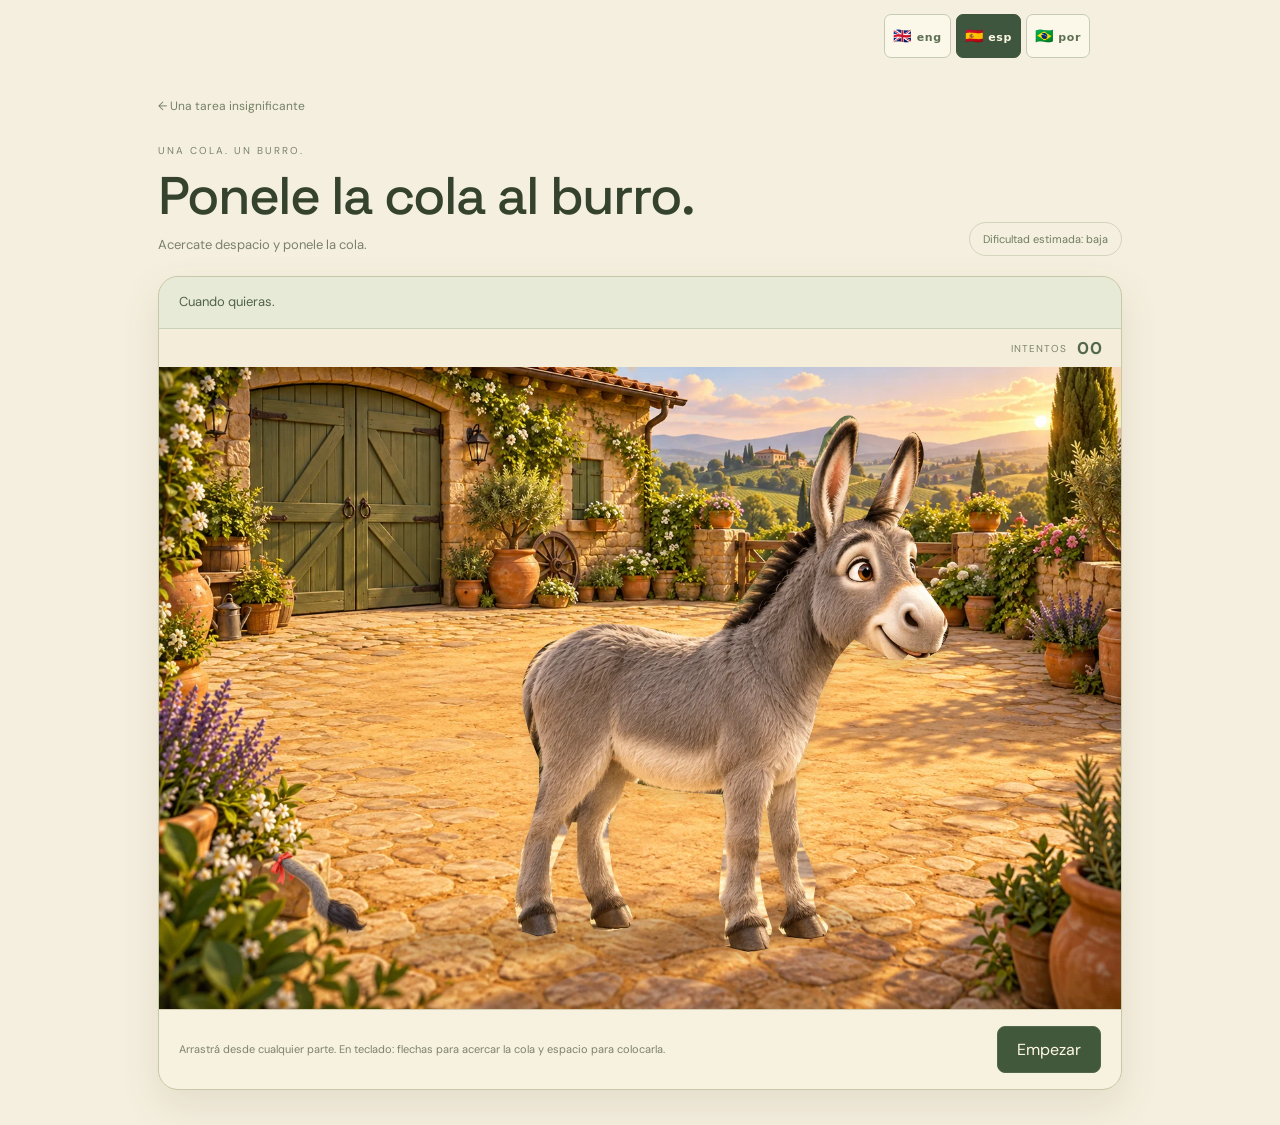
<file: donkey.html>
<!doctype html>
<html lang="es"><head><meta charset="utf-8"><script src="i18n-data.js"></script><script src="i18n.js"></script><meta name="viewport" content="width=device-width,initial-scale=1"><meta name="theme-color" content="#f5efdf"><title>Ponele la cola al burro · Una tarea insignificante</title><link rel="preconnect" href="https://fonts.googleapis.com"><link rel="preconnect" href="https://fonts.gstatic.com" crossorigin><link href="https://fonts.googleapis.com/css2?family=DM+Sans:wght@400;500;600;700&family=Space+Grotesk:wght@400;500;600&display=swap" rel="stylesheet"><link rel="stylesheet" href="donkey.css"><link rel="preload" as="image" href="assets/donkey-character.webp"><link rel="preload" as="image" href="assets/donkey-yard.webp"><script src="journey.js"></script><script src="donkey.js"></script><script src="donkey-game.js" defer></script></head><body><main><a class="back-link" href="index.html">← Una tarea insignificante</a><p class="eyebrow">UNA COLA. UN BURRO.</p><div class="game-heading"><div><h1>Ponele la cola al burro.</h1><p>Acercate despacio y ponele la cola.</p></div><span class="difficulty">Dificultad estimada: baja</span></div><section class="board"><p class="status" id="status" role="status">Cuando quieras.</p><div class="round-stats">INTENTOS <strong id="donkey-attempts">00</strong></div><div class="field is-idle" id="field" tabindex="0" role="application" aria-label="Mové la cola hacia el burro con el dedo, mouse o flechas y espacio."><div class="animal" id="animal" aria-hidden="true"><div class="animal-shadow"></div><div class="idle-pose" id="idle-pose"></div><div class="kick-pose" id="kick-pose"></div></div><div class="socket" id="socket" aria-hidden="true"></div><div class="dust" id="dust" aria-hidden="true"></div><div class="tail" id="tail" aria-hidden="true"><img src="assets/donkey-tail.webp" alt="" width="400" height="400" draggable="false" decoding="async"></div></div><div class="board-controls"><p class="help">Arrastrá desde cualquier parte. En teclado: flechas para acercar la cola y espacio para colocarla.</p><button id="start">Empezar</button></div></section><dialog id="end"><div class="end-portrait" id="end-portrait" aria-hidden="true"></div><h2>GAME OVER</h2><p>El burro se escapó. La cola sigue con vos.</p><button id="again">Jugar de nuevo</button></dialog></main></body></html>
</file>
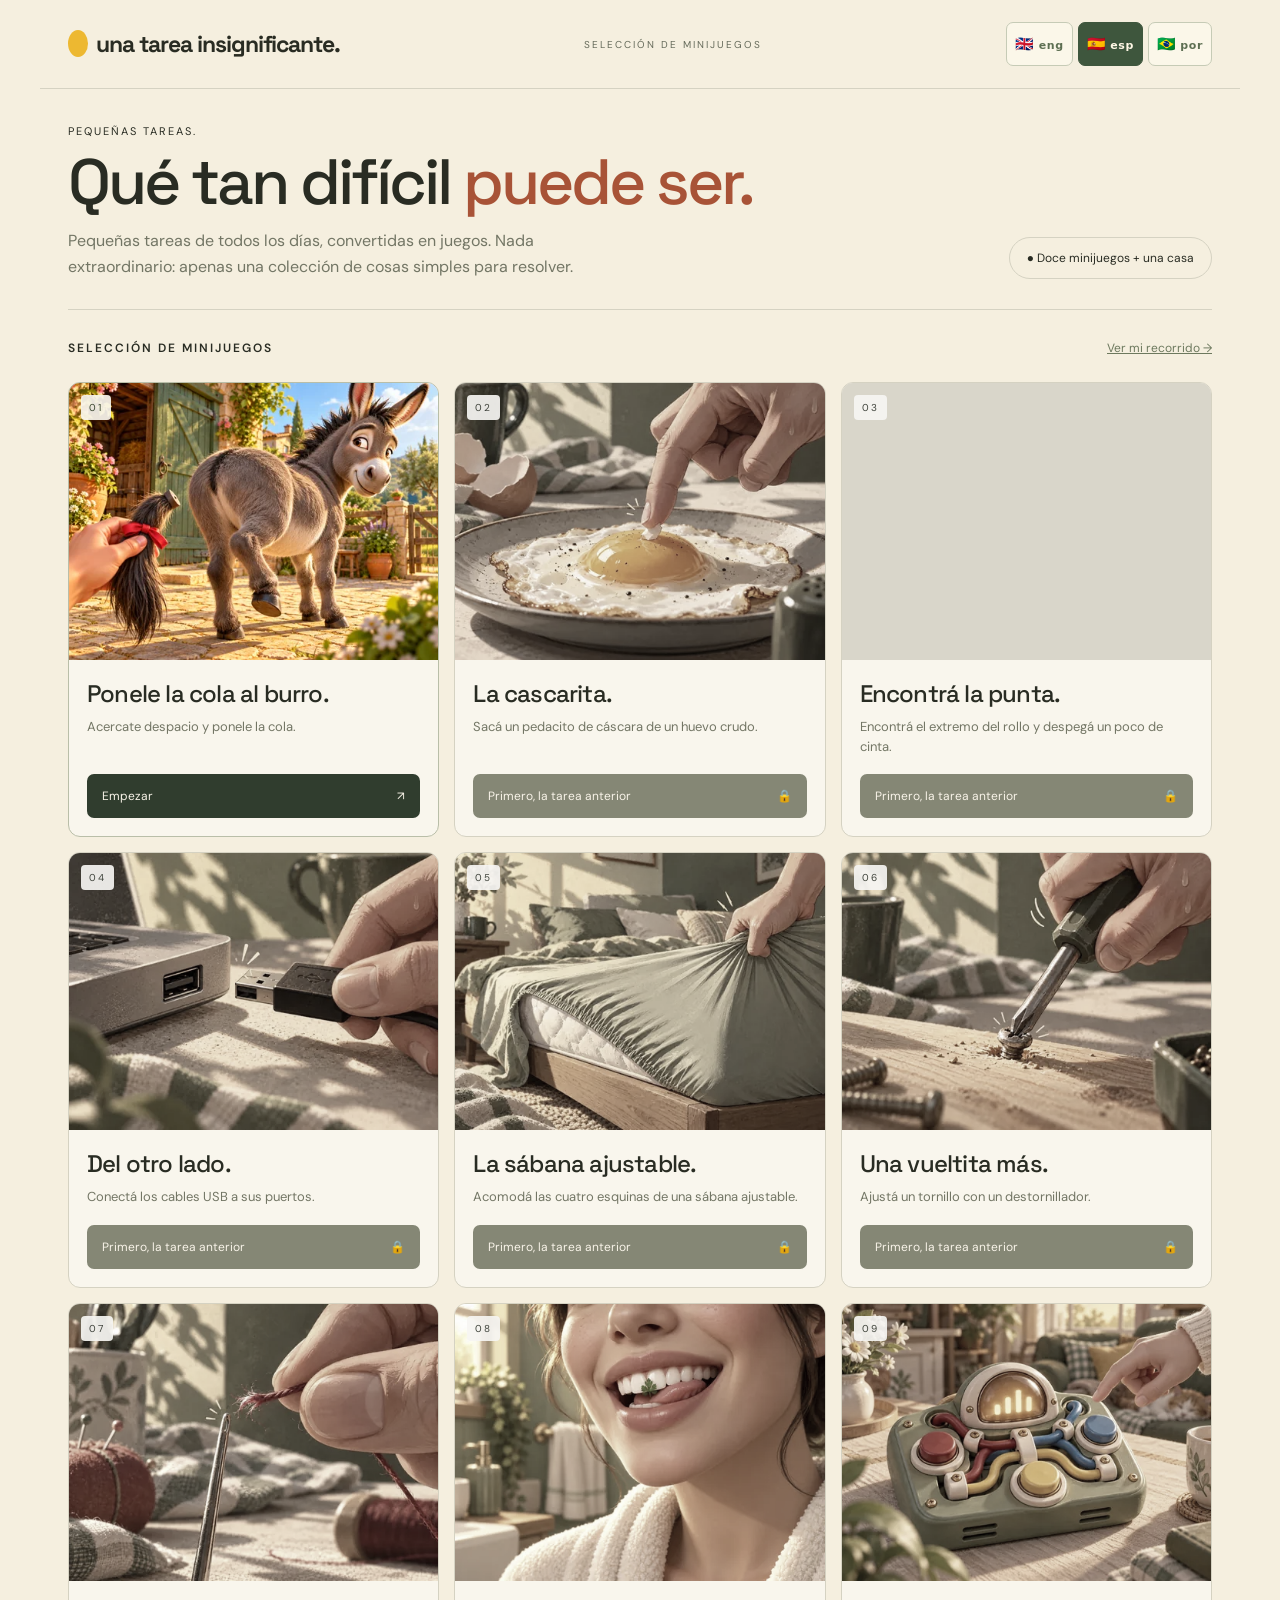
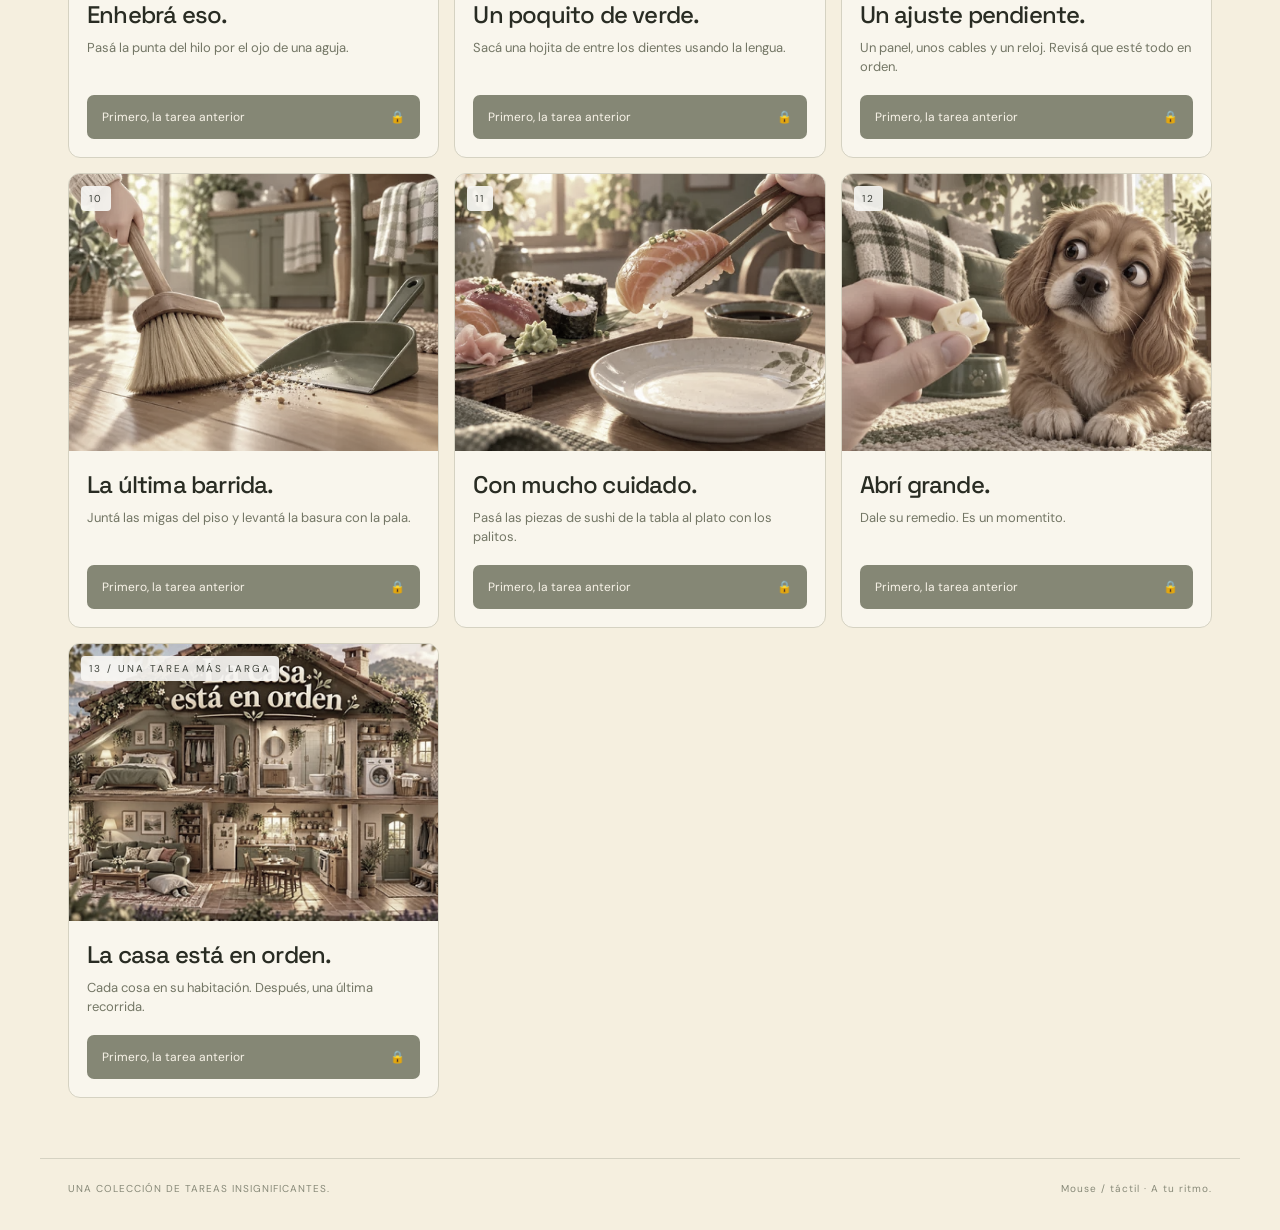
<file: house.html>
<!doctype html>
<html lang="es"><head><meta charset="utf-8"><script src="i18n-data.js"></script><script src="i18n.js"></script><meta name="viewport" content="width=device-width,initial-scale=1"><meta name="theme-color" content="#f3eedf"><title>La casa está en orden — Una tarea insignificante</title><link rel="preconnect" href="https://fonts.googleapis.com"><link href="https://fonts.googleapis.com/css2?family=DM+Sans:wght@400;500;600;700&family=Space+Grotesk:wght@400;500;600&display=swap" rel="stylesheet"><link rel="stylesheet" href="house.css"><script src="journey.js"></script><script src="donkey.js"></script><script>if(!Journey.can("house"))location.replace("index.html");</script><script src="house-model.js" defer></script><script src="house-art.js" defer></script><script src="house.js" defer></script></head>
<body><header class="site-head"><a href="./">← Una tarea insignificante</a><span>UNA TAREA UN POCO MÁS LARGA</span></header><main><section class="intro"><div><p class="eyebrow">CADA COSA EN SU LUGAR.</p><h1>La casa está <em>en orden.</em></h1><p class="intro-copy">Llevá cada cosa a su habitación. Después, una última recorrida.</p></div><div class="save-note"><span class="save-dot"></span>Se guarda tu recorrido en este dispositivo.</div></section><div class="message" id="house-message" role="status" aria-live="polite"></div><div id="house-game"></div><footer><span>Un lugar para cada cosa. Un rato para vos.</span><a href="./">Volver a las tareas</a></footer></main><dialog id="house-dialog" aria-labelledby="dialog-title"></dialog><noscript>Necesitás activar JavaScript para ordenar la casa.</noscript></body></html>
</file>
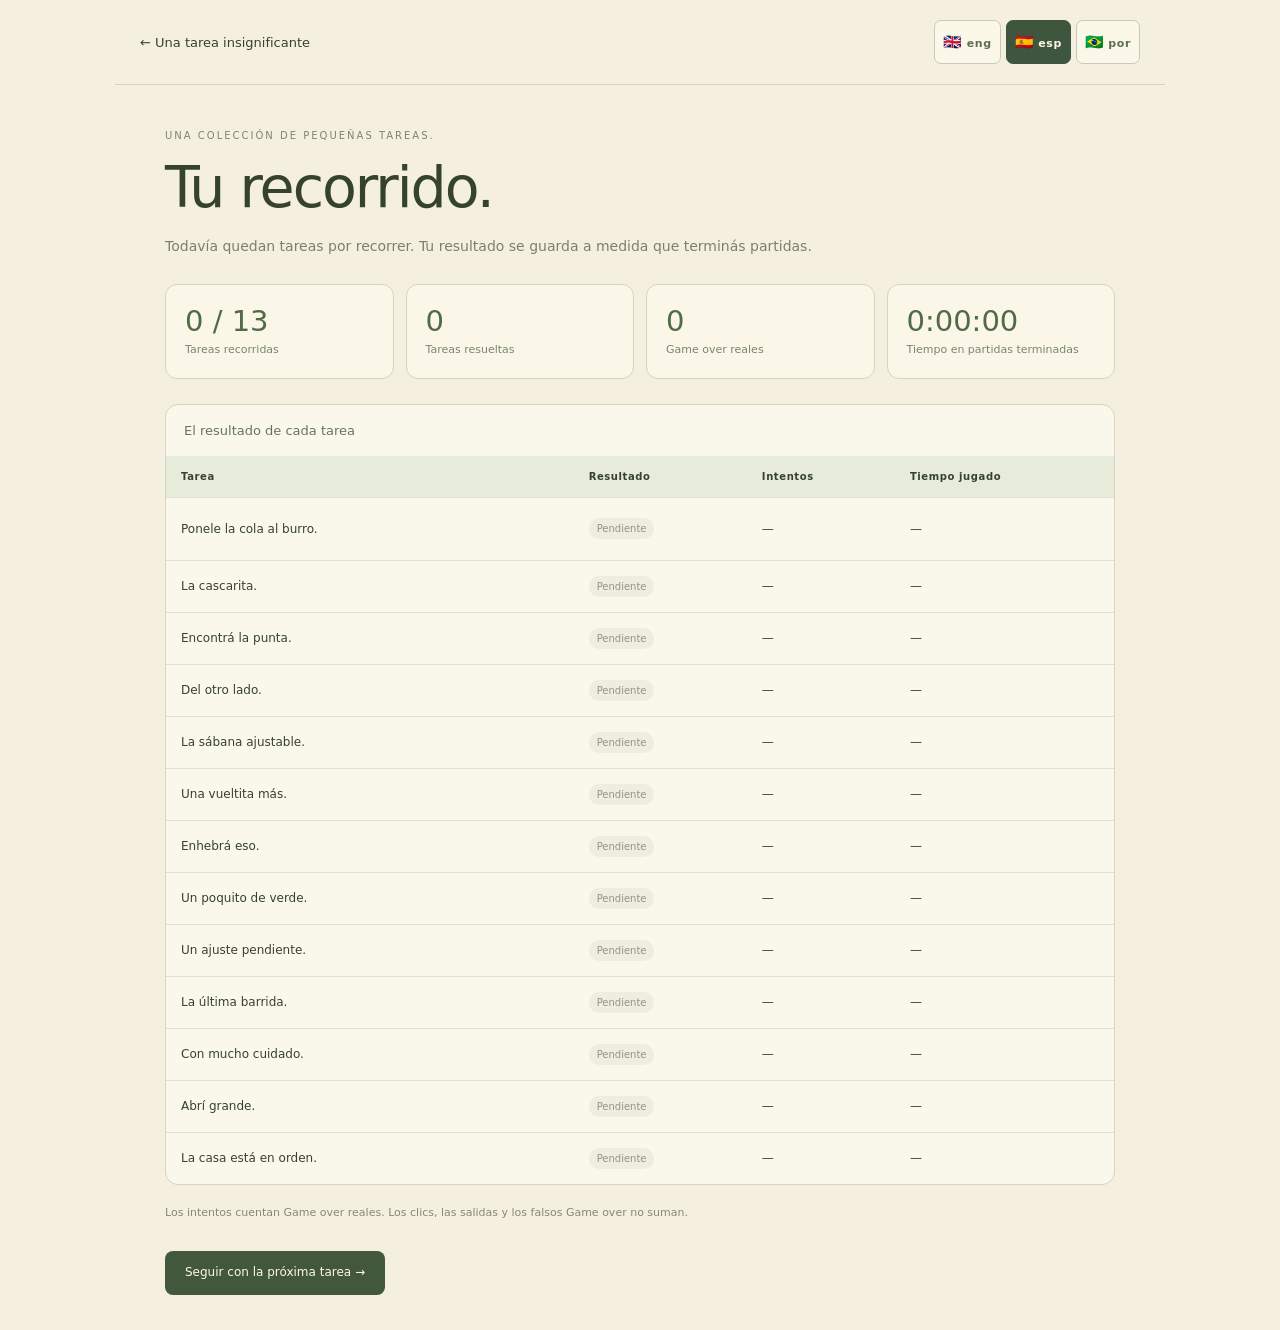
<file: results.html>
<!doctype html><html lang="es"><head><meta charset="utf-8"><meta name="viewport" content="width=device-width,initial-scale=1"><meta name="theme-color" content="#f5efdf"><script src="i18n-data.js"></script><script src="i18n.js"></script><script src="journey.js"></script><script src="results.js" defer></script><title>Tu recorrido · Una tarea insignificante</title><link rel="stylesheet" href="results.css"></head><body><header><a href="index.html">← Una tarea insignificante</a></header><main><p class="eyebrow">UNA COLECCIÓN DE PEQUEÑAS TAREAS.</p><h1 id="result-title">Tu recorrido.</h1><p class="intro" id="result-copy">Una partida a la vez.</p><div class="totals" id="totals"></div><div class="table-wrap"><table><caption>El resultado de cada tarea</caption><thead><tr><th scope="col">Tarea</th><th scope="col">Resultado</th><th scope="col">Intentos</th><th scope="col">Tiempo jugado</th></tr></thead><tbody id="result-rows"></tbody></table></div><p class="note">Los intentos cuentan Game over reales. Los clics, las salidas y los falsos Game over no suman.</p><p class="note" id="legacy-note" hidden>Las partidas anteriores a este resumen conservan sus desbloqueos. Sus estadísticas se registran cuando volvés a jugar.</p><a class="continue" id="continue" href="index.html">Volver a las tareas →</a></main></body></html>
</file>
<file: donkey.css>
:root{font-family:'DM Sans',system-ui,sans-serif;background:#f5efdf;color:#35432e;--ink:#354b37;--cream:#fff7e3}*{box-sizing:border-box}body{margin:0}a{color:inherit}main{max-width:1020px;margin:auto;padding:12px 28px 35px}.back-link{display:inline-flex;align-items:center;min-height:44px;text-decoration:none;font-size:12px;color:#758067}.eyebrow{font-size:10px;letter-spacing:2px;color:#7b846c;margin:16px 0 10px}.game-heading{display:flex;justify-content:space-between;align-items:end;gap:20px;margin-bottom:20px}h1{font:500 clamp(31px,4.6vw,53px)/1.08 'Space Grotesk',system-ui,sans-serif;letter-spacing:-2px;margin:0 0 10px}.game-heading p{font-size:13px;line-height:1.7;margin:0;color:#7b806c}.difficulty{border:1px solid #d3d5bd;border-radius:30px;padding:9px 13px;font-size:11px;color:#6f7d60;white-space:nowrap}.board{overflow:hidden;border:1px solid #c6c8a7;border-radius:20px;box-shadow:0 16px 38px #715e3920;background:#e6d7b2}.status{padding:15px 20px;margin:0;background:#e6ead6;color:#526248;font-size:13px;line-height:1.6;min-height:52px;border-bottom:1px solid #cbd1b8}.field{position:relative;aspect-ratio:3/2;background:#ccbc92 url('assets/donkey-yard.webp') center/cover no-repeat;overflow:hidden;touch-action:none;user-select:none;-webkit-user-select:none;-webkit-touch-callout:none;isolation:isolate;cursor:grab}.field:focus-visible{outline:3px solid #e7aa62;outline-offset:-5px}.field:active{cursor:grabbing}.field::after{content:'';position:absolute;inset:0;box-shadow:inset 0 -30px 50px #74603916;pointer-events:none;z-index:5}.animal{position:absolute;width:76%;aspect-ratio:108/85;left:12%;bottom:6%;transform:translate(var(--dx,0%),var(--hop,0%));transform-origin:55% 80%;pointer-events:none;z-index:2;will-change:transform}.animal svg{display:block;position:absolute;inset:0;width:100%;height:100%;object-fit:contain;filter:drop-shadow(0 8px 5px #5c49321a)}.animal .idle-pose,.animal .kick-pose{position:absolute;inset:0}.animal .kick-pose{opacity:0}.animal.is-kicking .idle-pose{opacity:0}.animal.is-kicking .kick-pose{opacity:1}.animal-shadow{position:absolute;bottom:3%;left:14%;width:70%;height:7%;border-radius:50%;background:#52412d45;filter:blur(8px);transform:rotate(-3deg)}.tail{position:absolute;width:13%;min-width:52px;max-width:108px;aspect-ratio:1;left:10%;top:72%;transform:translate(-26%,-18%) rotate(var(--tilt,-12deg));transform-origin:30% 20%;pointer-events:none;z-index:4;filter:drop-shadow(0 6px 3px #4f3d3840);transition:filter .15s}.tail img{display:block;width:100%;height:100%;object-fit:contain}.tail.is-near{filter:drop-shadow(0 0 8px #fff3bd) drop-shadow(0 6px 3px #4f3d3840)}.socket{position:absolute;width:34px;height:34px;border:1px dashed #fff4d77a;border-radius:50%;transform:translate(-50%,-50%);pointer-events:none;z-index:3;opacity:0;transition:opacity .2s}.field.is-playing .socket{opacity:.65}.field.is-warning .socket{border-color:#d18761}.dust{position:absolute;left:30%;top:70%;pointer-events:none;z-index:3}.dust i{position:absolute;display:block;width:9px;height:6px;border-radius:50%;background:#ddc28c;animation:hoof-dust .7s ease-out both;opacity:0}.field.is-hit{animation:board-jolt .28s linear}.animal.is-escaping{animation:donkey-escape .85s ease-in forwards!important}.field.is-idle .animal{animation:donkey-breathe 3s ease-in-out infinite}.board-controls{display:flex;align-items:center;justify-content:space-between;gap:20px;padding:16px 20px;background:#f7f1df;border-top:1px solid #d6cfb4}.help{font-size:11px;color:#7d836c;line-height:1.7;margin:0;max-width:640px}button{font:inherit;min-height:44px;padding:12px 19px;border:1px solid #52684a;border-radius:8px;background:#42583b;color:#fff8e5;cursor:pointer;touch-action:manipulation;flex-shrink:0}button:hover{background:#566b49}button:focus-visible,a:focus-visible{outline:3px solid #bc8558;outline-offset:3px}dialog{border:1px solid #b7bd9c;border-radius:20px;max-width:400px;width:calc(100% - 32px);background:#faf3df;color:#594c36;padding:27px;text-align:center;box-shadow:0 22px 70px #2d392a33}dialog::backdrop{background:#293b2977;backdrop-filter:blur(4px)}dialog h2{font:600 34px 'Space Grotesk',system-ui,sans-serif;letter-spacing:-1px;margin:5px 0 14px}dialog p{font-size:13px;line-height:1.8;color:#7c806c}.end-portrait{width:100%;height:160px;display:block;margin:0 auto 8px;filter:drop-shadow(0 6px 3px #715b3822)}.end-portrait svg{width:100%;height:100%}.journey-next{font-size:13px}@keyframes hoof-dust{15%{opacity:.8}100%{transform:translate(var(--dust-x),var(--dust-y)) rotate(150deg) scale(.3);opacity:0}}@keyframes board-jolt{25%{transform:translateX(-3px)}60%{transform:translateX(3px)}}@keyframes donkey-breathe{50%{transform:translateY(-1%) scaleY(1.008)}}@keyframes donkey-escape{0%{transform:translate(var(--dx,0%),0)}20%{transform:translate(8%,-3%) rotate(-3deg)}100%{transform:translate(155%,-1%) rotate(3deg)}}@media(max-width:600px){main{padding:0 14px 25px}.game-heading{display:block;margin-bottom:14px}.eyebrow{margin-top:7px}.difficulty{display:inline-block;margin-top:10px}.field{aspect-ratio:1.25}.animal{width:92%;left:1%;bottom:6%}.status{padding:12px 14px;font-size:12px;min-height:60px}.board-controls{padding:12px;gap:10px;align-items:start}.board-controls button{font-size:11px;padding:11px 12px}.help{font-size:10px}.socket{width:27px;height:27px}.board{border-radius:14px}}@media(prefers-reduced-motion:reduce){*,*::before,*::after{animation:none!important;transition:none!important}.animal.is-escaping{opacity:0}}

.round-stats{display:flex;justify-content:flex-end;gap:10px;align-items:center;padding:8px 18px;background:#f4edd9;color:#7d856c;font-size:10px;letter-spacing:1px}.round-stats strong{font-size:17px;color:#53684b}
</file>
<file: house.css>
:root{font-family:'DM Sans',sans-serif;background:#f3eedf;color:#344235;--sage:#718669;--dark:#354b3b;--line:#d2d5c0;--cream:#fff9e9}*{box-sizing:border-box}body{margin:0}button,a{-webkit-tap-highlight-color:transparent}button{font:inherit;cursor:pointer;touch-action:manipulation;min-height:44px}button:disabled{cursor:default;opacity:.48}a{color:inherit}button:focus-visible,a:focus-visible{outline:3px solid #ba8554;outline-offset:3px}button[hidden],[hidden]{display:none!important}.site-head{max-width:1380px;margin:auto;padding:23px 30px;border-bottom:1px solid var(--line);display:flex;justify-content:space-between;gap:20px;align-items:center}.site-head a{font-size:13px;text-decoration:none}.site-head span,.eyebrow{font-size:10px;letter-spacing:2px}.site-head span{color:#7e846f}main{max-width:1380px;margin:auto;padding:28px 30px 22px}.intro{display:flex;justify-content:space-between;gap:25px;align-items:center;margin-bottom:23px}h1{font:500 clamp(34px,4vw,55px)/1.08 'Space Grotesk',sans-serif;letter-spacing:-2px;margin:8px 0 13px}h1 em{font-style:normal;color:#9d6348}.intro-copy{font-size:14px;color:#78806c;margin:0}.save-note{font-size:11px;color:#7d836e;max-width:210px;line-height:1.7}.save-dot{display:inline-block;width:6px;height:6px;border-radius:50%;background:#87a478;margin-right:6px}.message{padding:13px 17px;margin:0 0 16px;background:#e7e9d7;border:1px solid #d2d8c2;border-radius:10px;color:#607253;min-height:49px;font-size:14px;line-height:1.5}.house-layout{display:grid;grid-template-columns:210px minmax(0,1fr);gap:20px}.sidebar{display:flex;flex-direction:column;gap:15px}.panel{border:1px solid var(--line);border-radius:13px;padding:15px;background:#faf7ed}.panel-title{font-size:10px;letter-spacing:1.7px;margin:0 0 13px;color:#7a826b}.room-nav{display:grid;grid-template-columns:1fr;gap:7px}.room-tab{border:1px solid #d7dbc8;border-radius:8px;background:#f4f2e6;display:flex;justify-content:space-between;gap:8px;align-items:center;padding:12px;text-align:left;color:#67765c;font-size:13px}.room-tab.active{background:#3d543f;color:#fbf4df;border-color:#3d543f;box-shadow:0 3px 0 #263e2d}.room-tab b{font-size:10px;font-weight:500;min-width:18px;text-align:center;border-radius:10px;background:#ffffff22;padding:3px}.patience-track{height:5px;background:#dde0ce;border-radius:8px;overflow:hidden}.patience-track i{display:block;height:100%;background:#91aa7c;transition:width .3s}.small-note{font-size:11px;line-height:1.7;color:#838873;margin:10px 0 0}.stats{display:flex;gap:20px;font-size:11px;color:#7e846f}.stats strong{display:block;font:500 22px 'Space Grotesk',sans-serif;color:#4c6048;margin-top:5px}.journal{padding-left:15px;margin:0;color:#828671;font-size:11px;line-height:1.7}.journal li{margin:0 0 9px}.board{min-width:0;border:1px solid #ccd3bc;border-radius:17px;background:#f6eed8;overflow:hidden}.room-head{display:flex;justify-content:space-between;align-items:center;flex-wrap:wrap;gap:12px;padding:15px 18px;background:#e7ebd7;border-bottom:1px solid #d0d8bf}.room-head h2{font:500 25px 'Space Grotesk',sans-serif;margin:0;letter-spacing:-.7px}.room-head small{display:block;font-size:11px;color:#81906f;margin-top:3px}.head-actions{display:flex;gap:7px;flex-wrap:wrap}.control{border:1px solid #b9c5a8;border-radius:7px;padding:10px 13px;background:#faf6e7;color:#526849;font-size:12px}.control.primary{background:#4d684c;color:#fff8e5;border-color:#4d684c}.control.cry{background:#e4ebe3;color:#617d71;border-color:#b9cbbf}.room-stage{position:relative;isolation:isolate;user-select:none;-webkit-user-select:none;-webkit-touch-callout:none}.room-illustration{display:block;width:100%;height:auto}.object-hit{position:absolute;transform:translate(-50%,-50%);width:8.6%;min-width:44px;min-height:44px;padding:0;border:0;background:transparent;filter:drop-shadow(0 4px 2px #7b70552c);display:grid;place-items:center;border-radius:50%;z-index:3;touch-action:manipulation}.object-hit:hover{background:#fff7d366}.object-hit>svg{display:block;width:100%;max-height:80px;overflow:visible;transition:transform .15s}.object-hit:hover>svg{transform:translateY(-4px) rotate(-3deg)}.object-hit span{position:absolute;top:88%;white-space:nowrap;font-size:10px;color:#665a42;background:#fdf5dfed;border:1px solid #dac8a7;padding:3px 7px;border-radius:10px}.zone-hit{position:absolute;transform:translate(-50%,-50%);min-width:60px;max-width:160px;min-height:44px;background:#fdf7e2e6;border:1px solid #c2bd97;border-radius:9px;padding:7px 10px;color:#687756;font-size:11px;z-index:2;box-shadow:0 2px 7px #3c50341c}.zone-hit.ready{border:2px dashed #718f60;background:#eff2dbef}.zone-hit:hover{background:#fff7d9}.floor-list{border-top:1px solid #e3d6b6;padding:12px 17px;background:#f8f1df}.floor-list>p{font-size:10px;letter-spacing:1px;color:#8b886d;margin:0 0 8px}.floor-tags{display:flex;flex-wrap:wrap;gap:6px}.floor-tags button{border:1px solid #d7d4b9;border-radius:7px;background:#fff9e9;color:#7f785f;padding:7px 10px;font-size:11px;min-height:35px}.floor-tags button:focus-visible{outline-offset:0}.empty-floor{color:#879071;font-size:12px;margin:5px 0}.room-tools{display:flex;flex-wrap:wrap;gap:7px;padding:12px 17px;background:#edf0dd;border-top:1px solid #d7dcc7}.tool-state{font-size:11px;color:#869071;align-self:center;padding:0 5px}.basket{border-top:1px solid #cdd5bd;padding:16px 17px;background:#f6f4e7}.basket-head{display:flex;justify-content:space-between;align-items:center;gap:10px;margin-bottom:11px}.basket-head h3{font-size:11px;letter-spacing:1.3px;margin:0}.basket-head small{font-size:11px;color:#8b907c}.basket-slots{display:grid;grid-template-columns:repeat(3,minmax(0,1fr));gap:9px}.basket-slot{border:1px solid #d4d7c2;border-radius:11px;min-height:96px;background:#edeedc;display:flex;align-items:center;justify-content:center;gap:7px;color:#a6aa93;font-size:12px}.basket-slot.filled{background:#fff9e8;color:#67775c;padding:6px;flex-direction:column}.basket-slot.selected{border:2px solid #6e8c5e;background:#f2f5df;box-shadow:inset 0 0 0 2px #fff9e6}.basket-slot svg{width:48px;height:48px}.basket-slot span{font-size:11px}.basket-actions{display:flex;justify-content:space-between;align-items:center;gap:8px;flex-wrap:wrap;margin-top:11px}.basket-instruction{font-size:12px;color:#879071;margin:0}.under-actions{display:flex;justify-content:space-between;gap:12px;margin:13px 2px}.text-button{background:none;border:0;padding:4px;color:#7c826c;font-size:11px;text-decoration:underline}.inspection{border-top:1px solid var(--line);padding:14px 0 0}.inspection strong{font:500 15px 'Space Grotesk',sans-serif}.inspection p{font-size:11px;line-height:1.7;color:#858a75}.save-failed{color:#a3684b}footer{margin-top:30px;border-top:1px solid var(--line);padding-top:21px;display:flex;justify-content:space-between;gap:15px;color:#8b8f79;font-size:10px;letter-spacing:.5px}dialog{border:1px solid #c4ceb9;border-radius:20px;padding:32px;background:#f5f0df;color:#54664e;max-width:430px;width:calc(100% - 36px);text-align:center;box-shadow:0 20px 90px #30422f33}dialog::backdrop{background:#30453577;backdrop-filter:blur(5px)}dialog h2{font:500 29px 'Space Grotesk',sans-serif;letter-spacing:-1px;margin:10px 0 12px}dialog p{font-size:14px;line-height:1.7;color:#7d8572}dialog .control{margin:6px}.cry-art{width:140px;height:120px;margin:auto;position:relative}.cry-art svg{width:140px;height:120px}.tear{animation:tear 1.6s infinite ease-in}.tear.second{animation-delay:.8s}@keyframes tear{0%{opacity:0;transform:translateY(-4px)}25%{opacity:.9}100%{opacity:0;transform:translateY(26px)}}.wash-dot{display:inline-block;width:6px;height:6px;border-radius:50%;background:#8fae79;margin-right:6px;animation:pulse 1.5s infinite}@keyframes pulse{50%{opacity:.25}}@media(max-width:950px){.house-layout{grid-template-columns:160px minmax(0,1fr)}.panel{padding:12px}.object-hit span{font-size:8px}.zone-hit{font-size:10px;padding:4px 7px}.room-head{padding:12px}.room-head h2{font-size:23px}.head-actions .control{padding:8px 10px;font-size:11px}}@media(max-width:700px){.site-head{padding:17px}.site-head span{display:none}main{padding:20px 14px}.intro{display:block;margin-bottom:17px}.intro-copy{font-size:13px;line-height:1.6}.save-note{margin-top:10px;font-size:10px;max-width:none}.house-layout{display:flex;flex-direction:column;gap:11px}.sidebar{display:contents}.map-panel{padding:10px;order:-2}.map-panel .panel-title{display:none}.room-nav{grid-template-columns:repeat(3,minmax(0,1fr));gap:7px}.room-tab{padding:10px 8px;font-size:12px}.room-tab b{font-size:9px}.board{order:-1}.patience-panel,.journal-panel{margin-top:0}.patience-panel{display:grid;grid-template-columns:1fr 1fr;gap:10px;align-items:center}.patience-panel .small-note{grid-column:1/-1;margin:0}.patience-panel .panel-title{margin-bottom:8px}.journal-panel{display:none}.stats{gap:25px;justify-content:end}.stats strong{font-size:20px}.message{font-size:12px;padding:11px 13px;min-height:58px}.room-head{gap:8px}.room-head h2{font-size:23px}.head-actions{gap:5px}.head-actions .control{font-size:11px;padding:8px}.zone-hit{font-size:9px;min-width:53px;padding:4px;max-width:90px;line-height:1.3}.object-hit span{display:none}.object-hit{width:11%;min-width:44px;min-height:44px}.floor-list{padding:10px}.floor-tags button{min-height:44px;padding:8px;font-size:10px}.floor-tags{gap:5px}.basket{padding:12px}.basket-slot{min-height:88px}.basket-slot span{font-size:10px}.basket-actions .control{font-size:10px;padding:8px}.room-tools{padding:9px;gap:5px}.room-tools .control{font-size:10px;padding:7px}.tool-state{font-size:10px}.basket-instruction{font-size:11px}.under-actions{margin:9px 2px}footer{font-size:9px}.room-stage{overflow:visible}}@media(prefers-reduced-motion:reduce){*,*::before,*::after{animation:none!important;transition:none!important}}

@media(max-width:700px){.game-column{order:-1}.inspection{padding-top:9px}.inspection strong{font-size:13px}.inspection p{margin:5px 0 0;font-size:10px}.patience-panel{order:1}.room-tab{min-height:46px}}

/* Painted rooms and matching transparent object sprites. */
.room-stage{background:#d9c4a1}.object-hit>svg{filter:drop-shadow(0 3px 2px #49372055)}.object-hit:focus-visible{outline:3px solid #fff4c8;background:#fff4c855}.zone-hit{background:#fff9e9f5;box-shadow:0 2px 8px #392e2840;text-shadow:0 1px #fff}.zone-hit.ready{background:#edf3ddf5}.basket-slot svg{width:56px;height:56px}.basket-slot.selected svg{filter:drop-shadow(0 3px 3px #68765133)}
</file>
<file: results.css>
:root{font-family:system-ui,sans-serif;background:#f5efdf;color:#35432e}*{box-sizing:border-box}body{margin:0}header{max-width:1050px;margin:auto;padding:20px 25px;border-bottom:1px solid #d5d5bd;display:flex;justify-content:space-between;align-items:center;gap:12px}header a{font-size:13px;color:inherit;text-decoration:none}main{max-width:1000px;margin:auto;padding:35px 25px}.eyebrow{font-size:10px;letter-spacing:2px;color:#7e856e}h1{font-size:clamp(33px,5vw,57px);letter-spacing:-2px;font-weight:500;margin:13px 0}.intro{font-size:14px;color:#7a816b;line-height:1.8;max-width:650px}.totals{display:grid;grid-template-columns:repeat(4,1fr);gap:12px;margin:25px 0}.total{padding:19px;border:1px solid #d2d6bd;border-radius:12px;background:#faf7e9}.total strong{display:block;font-size:29px;font-weight:500;color:#526b46}.total span{font-size:11px;color:#7b856b;line-height:1.6}.table-wrap{overflow:auto;border:1px solid #d4d6c0;border-radius:13px;background:#faf7eb}table{width:100%;border-collapse:collapse;font-size:12px}caption{text-align:left;font-size:13px;padding:18px;color:#667759}th{text-align:left;background:#e7ebd9;font-size:10px;letter-spacing:.6px;font-weight:600}th,td{padding:15px;border-bottom:1px solid #e0e1cb}th:first-child{width:43%}tr:last-child td{border-bottom:0}td a{color:inherit;text-decoration:none;display:inline-flex;align-items:center;min-height:32px}td a:hover{text-decoration:underline}.badge{display:inline-block;padding:5px 8px;border-radius:20px;background:#e8ebd7;color:#647756;font-size:10px;white-space:nowrap}.badge.lost{background:#ede0cc;color:#98674a}.badge.pending{background:#efeddf;color:#929681}.note{font-size:11px;color:#868975;line-height:1.8;margin:18px 0}.continue{display:inline-block;background:#42583c;color:#fff7e4;text-decoration:none;padding:14px 20px;border-radius:8px;min-height:44px;font-size:12px;margin-top:10px}a:focus-visible{outline:3px solid #b47d4e;outline-offset:3px}[hidden]{display:none!important}@media(max-width:600px){main{padding:22px 14px}header{padding:15px}.totals{grid-template-columns:repeat(2,1fr);gap:8px}.total{padding:14px}.total strong{font-size:25px}th,td{padding:11px 8px}table{font-size:10px}th{font-size:9px}td a{min-height:44px}.badge{font-size:9px;padding:4px 6px;white-space:normal}th:first-child{width:38%}}
</file>
